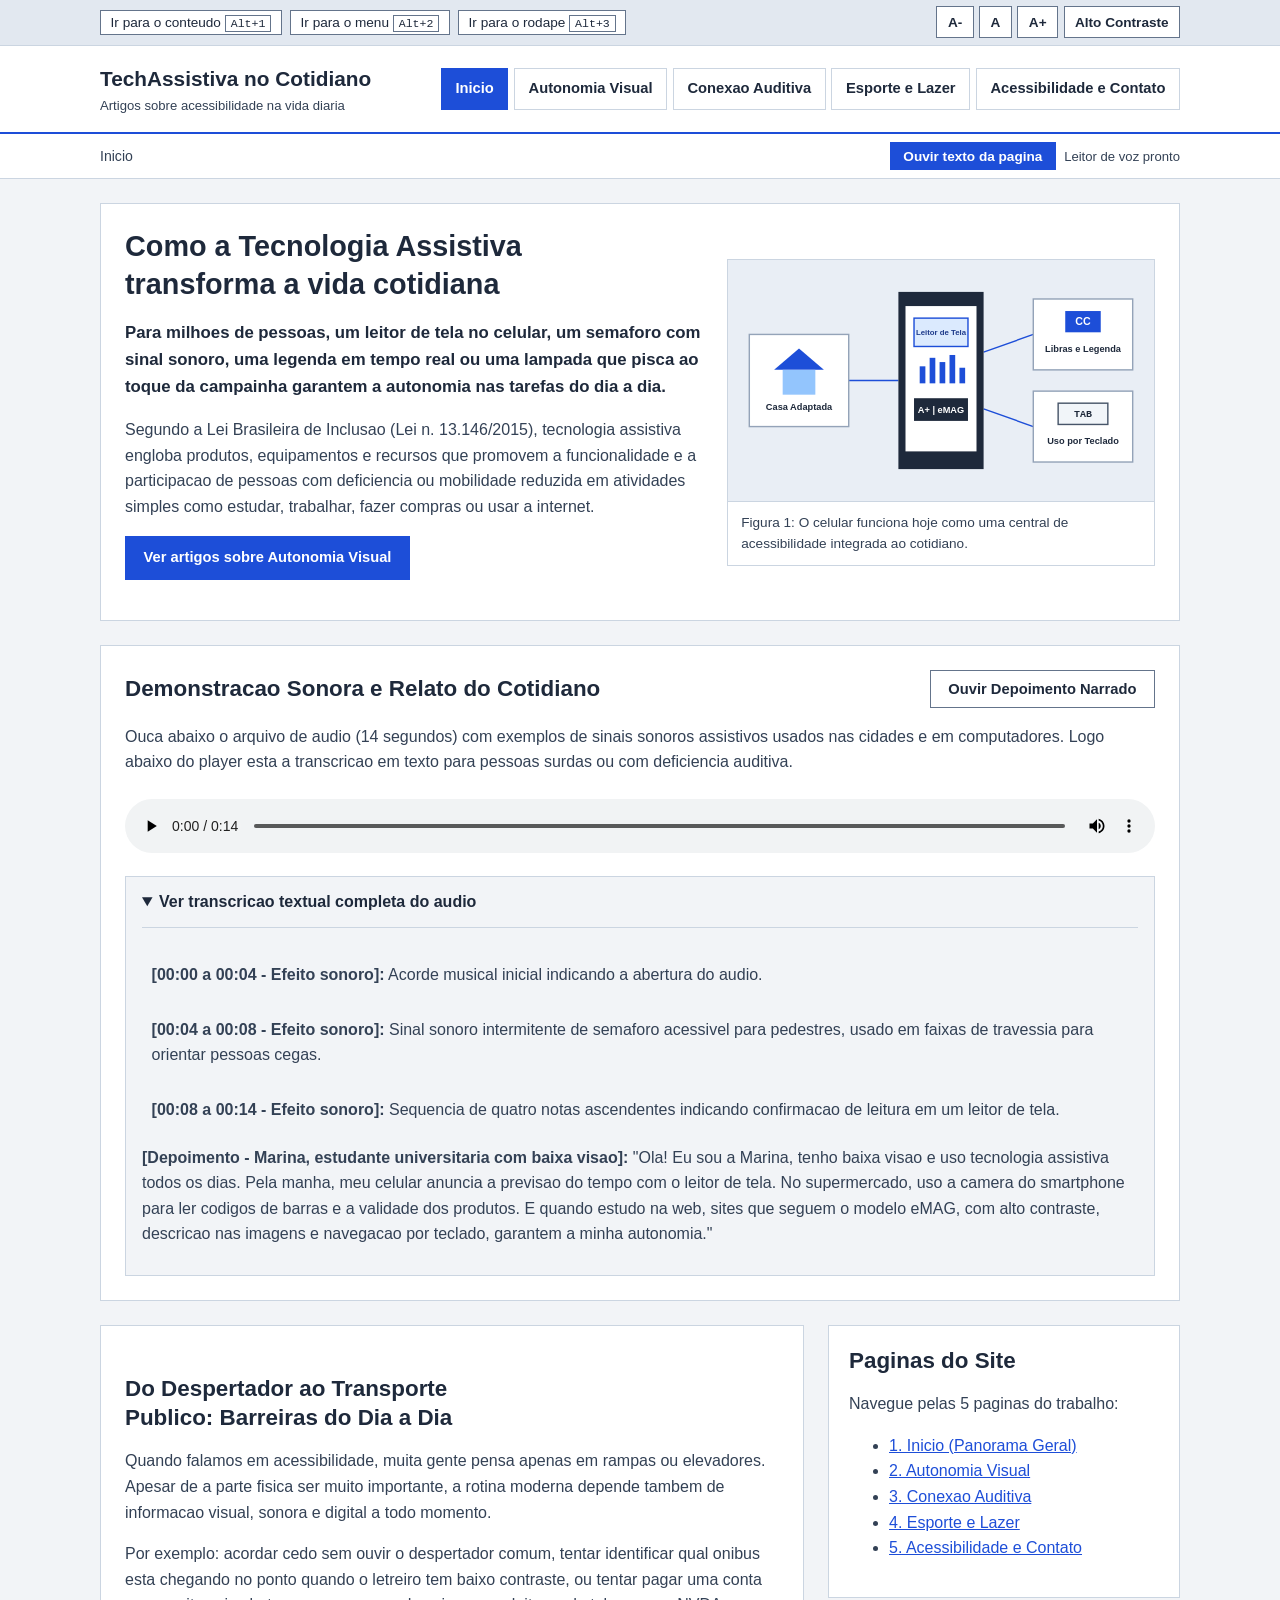
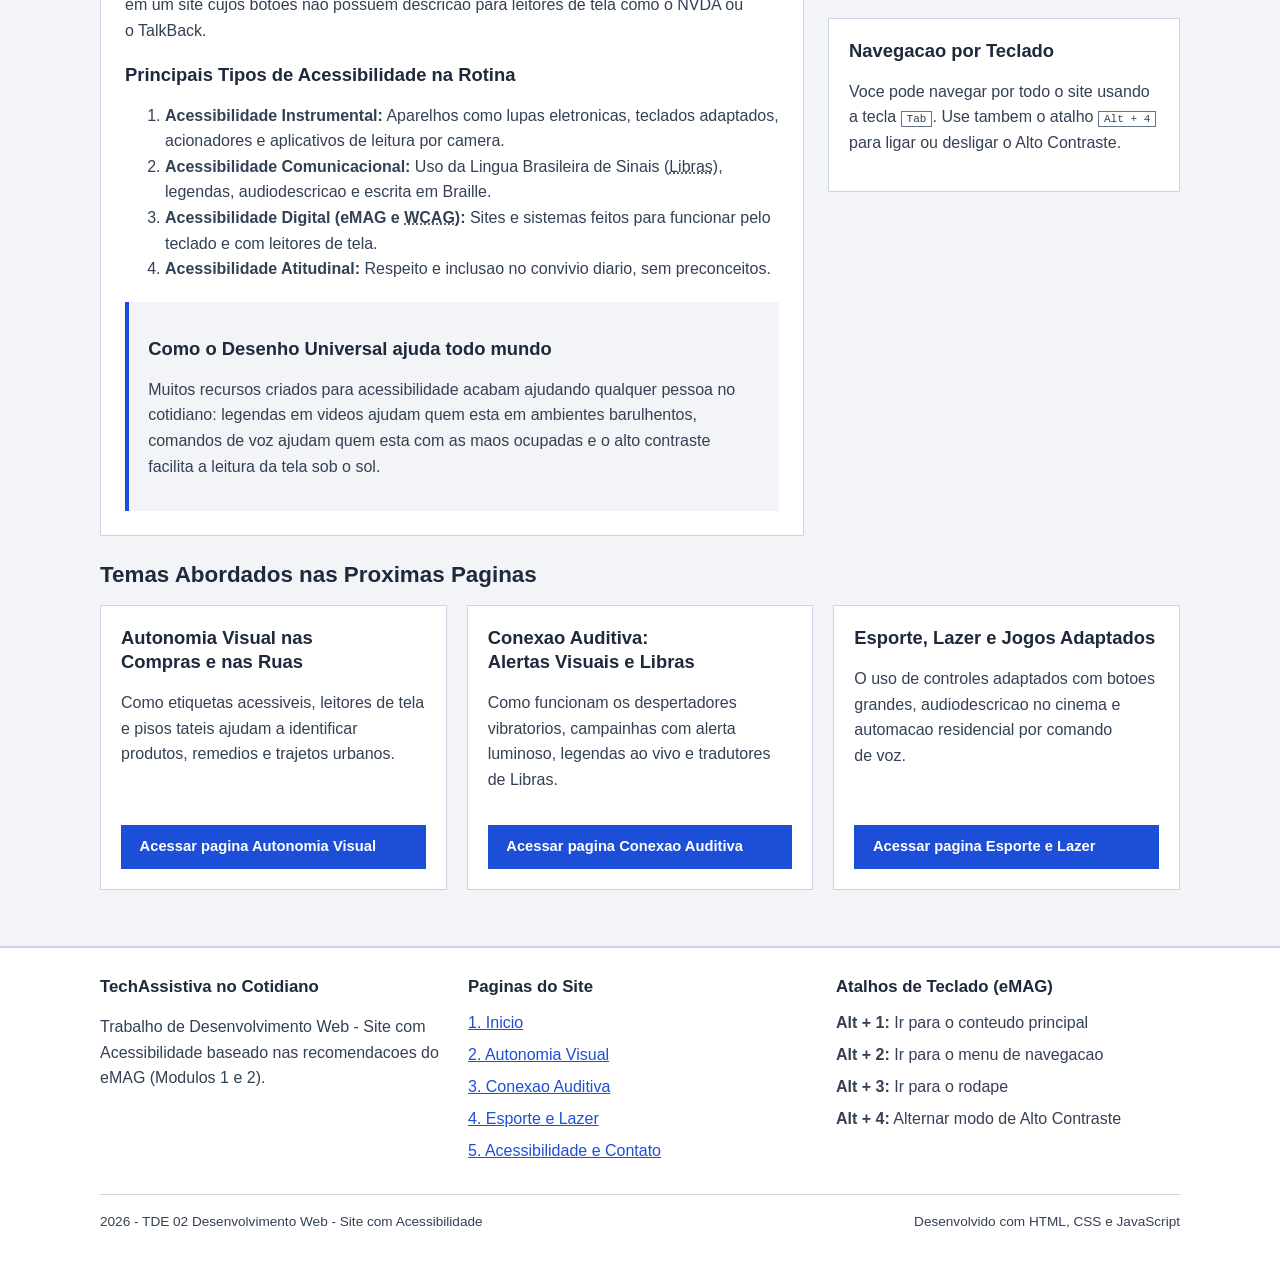
<file: index.html>
<!DOCTYPE html>
<html lang="pt-BR">
<head>
  <meta charset="UTF-8">
  <meta name="viewport" content="width=device-width, initial-scale=1.0">
  <meta name="color-scheme" content="light dark">
  <meta name="description" content="Site sobre tecnologia assistiva e acessibilidade na vida cotidiana.">
  <title>Inicio - TechAssistiva no Cotidiano</title>
  <link rel="stylesheet" href="css/geral.css">
  <link rel="stylesheet" href="css/index.css">
</head>
<body>
  <header>
    <div class="barra-topo">
      <div class="container barra-topo-conteudo">
        <nav aria-label="Atalhos de salto">
          <ul class="links-salto">
            <li><a href="#titulo-principal" accesskey="1">Ir para o conteudo <kbd>Alt+1</kbd></a></li>
            <li><a href="#link-menu-inicio" accesskey="2">Ir para o menu <kbd>Alt+2</kbd></a></li>
            <li><a href="#rodape-titulo" accesskey="3">Ir para o rodape <kbd>Alt+3</kbd></a></li>
          </ul>
        </nav>

        <div class="ferramentas-acessibilidade" role="group" aria-label="Ferramentas de visualizacao e contraste">
          <button type="button" id="botao-diminuir-fonte" class="botao-acessibilidade" aria-label="Diminuir tamanho da fonte">A-</button>
          <button type="button" id="botao-resetar-fonte" class="botao-acessibilidade" aria-label="Tamanho original da fonte">A</button>
          <button type="button" id="botao-aumentar-fonte" class="botao-acessibilidade" aria-label="Aumentar tamanho da fonte">A+</button>
          <button type="button" id="botao-contraste" class="botao-acessibilidade" aria-pressed="false" accesskey="4">
            Alto Contraste <span class="oculto-visualmente">(Atalho Alt+4)</span>
          </button>
        </div>
      </div>
    </div>

    <div class="cabecalho-site">
      <div class="container cabecalho-conteudo">
        <a href="index.html" class="link-marca">
          <span class="texto-marca">
            <span class="titulo-marca">TechAssistiva no Cotidiano</span>
            <span class="subtitulo-marca">Artigos sobre acessibilidade na vida diaria</span>
          </span>
        </a>

        <nav class="navegacao-principal" aria-label="Principal">
          <ul>
            <li><a href="index.html" id="link-menu-inicio" aria-current="page">Inicio</a></li>
            <li><a href="visao.html">Autonomia Visual</a></li>
            <li><a href="audicao.html">Conexao Auditiva</a></li>
            <li><a href="esporte-lazer.html">Esporte e Lazer</a></li>
            <li><a href="acessibilidade-contato.html">Acessibilidade e Contato</a></li>
          </ul>
        </nav>
      </div>
    </div>

    <div class="barra-secundaria">
      <div class="container barra-secundaria-conteudo">
        <nav class="trilha-navegacao" aria-label="Trilha de localizacao">
          <ol>
            <li><span aria-current="page">Inicio</span></li>
          </ol>
        </nav>

        <div class="barra-leitor">
          <button type="button" id="botao-ouvir-pagina" class="botao-leitor" aria-pressed="false">
            Ouvir texto da pagina
          </button>
          <button type="button" id="botao-parar-leitura" class="botao-leitor botao-leitor-parar" hidden>
            Parar leitura
          </button>
          <span id="status-leitura" class="status-leitor" aria-live="polite">Leitor de voz pronto</span>
        </div>
      </div>
    </div>
  </header>

  <main id="conteudo-principal" class="container">
    <div id="artigo-leitura">
      <section class="banner-principal" aria-labelledby="titulo-principal">
        <div>
          <h1 id="titulo-principal" tabindex="-1">Como a Tecnologia Assistiva transforma a vida cotidiana</h1>
          <p class="texto-destaque">
            Para milhoes de pessoas, um leitor de tela no celular, um semaforo com sinal sonoro, uma legenda em tempo real ou uma lampada que pisca ao toque da campainha garantem a autonomia nas tarefas do dia a dia.
          </p>
          <p>
            Segundo a Lei Brasileira de Inclusao (Lei n. 13.146/2015), tecnologia assistiva engloba produtos, equipamentos e recursos que promovem a funcionalidade e a participacao de pessoas com deficiencia ou mobilidade reduzida em atividades simples como estudar, trabalhar, fazer compras ou usar a internet.
          </p>
          <p>
            <a href="visao.html" class="botao">Ver artigos sobre Autonomia Visual</a>
          </p>
        </div>

        <figure>
          <img
            src="assets/img/inicio-tech-cotidiano.svg"
            width="600"
            height="340"
            alt="Diagrama mostrando um celular com leitor de tela conectado a tres blocos: Casa Adaptada, Libras e Legenda, e Uso por Teclado."
          >
          <figcaption>
            Figura 1: O celular funciona hoje como uma central de acessibilidade integrada ao cotidiano.
          </figcaption>
        </figure>
      </section>

      <section class="caixa-audio" aria-labelledby="titulo-podcast">
        <div class="cabecalho-audio">
          <h2 id="titulo-podcast">Demonstracao Sonora e Relato do Cotidiano</h2>
          <button type="button" id="botao-ler-depoimento" class="botao botao-secundario" aria-pressed="false">
            Ouvir Depoimento Narrado
          </button>
        </div>

        <p>
          Ouca abaixo o arquivo de audio (14 segundos) com exemplos de sinais sonoros assistivos usados nas cidades e em computadores. Logo abaixo do player esta a transcricao em texto para pessoas surdas ou com deficiencia auditiva.
        </p>

        <audio
          controls
          preload="metadata"
          src="assets/audio/relato-cotidiano-acessivel.wav"
          aria-label="Demonstracao de sinais sonoros assistivos do cotidiano"
          aria-details="transcricao-audio"
        >
          Seu navegador nao suporta o elemento de audio HTML5. Veja a transcricao abaixo.
        </audio>

        <details id="transcricao-audio" open>
          <summary>Ver transcricao textual completa do audio</summary>
          <div class="conteudo-transcricao">
            <p class="trecho-transcricao" data-inicio="0" data-fim="4"><strong>[00:00 a 00:04 - Efeito sonoro]:</strong> Acorde musical inicial indicando a abertura do audio.</p>
            <p class="trecho-transcricao" data-inicio="4" data-fim="8.5"><strong>[00:04 a 00:08 - Efeito sonoro]:</strong> Sinal sonoro intermitente de semaforo acessivel para pedestres, usado em faixas de travessia para orientar pessoas cegas.</p>
            <p class="trecho-transcricao" data-inicio="8.5" data-fim="14.5"><strong>[00:08 a 00:14 - Efeito sonoro]:</strong> Sequencia de quatro notas ascendentes indicando confirmacao de leitura em um leitor de tela.</p>
            <p id="texto-depoimento">
              <strong>[Depoimento - Marina, estudante universitaria com baixa visao]:</strong>
              "Ola! Eu sou a Marina, tenho baixa visao e uso tecnologia assistiva todos os dias. Pela manha, meu celular anuncia a previsao do tempo com o leitor de tela. No supermercado, uso a camera do smartphone para ler codigos de barras e a validade dos produtos. E quando estudo na web, sites que seguem o modelo eMAG, com alto contraste, descricao nas imagens e navegacao por teclado, garantem a minha autonomia."
            </p>
          </div>
        </details>
      </section>

      <div class="grade-conteudo">
        <article class="corpo-artigo" aria-labelledby="artigo-capa-titulo">
          <h2 id="artigo-capa-titulo">Do Despertador ao Transporte Publico: Barreiras do Dia a Dia</h2>
          <p>
            Quando falamos em acessibilidade, muita gente pensa apenas em rampas ou elevadores. Apesar de a parte fisica ser muito importante, a rotina moderna depende tambem de informacao visual, sonora e digital a todo momento.
          </p>
          <p>
            Por exemplo: acordar cedo sem ouvir o despertador comum, tentar identificar qual onibus esta chegando no ponto quando o letreiro tem baixo contraste, ou tentar pagar uma conta em um site cujos botoes nao possuem descricao para leitores de tela como o NVDA ou o TalkBack.
          </p>

          <h3>Principais Tipos de Acessibilidade na Rotina</h3>
          <ol>
            <li>
              <strong>Acessibilidade Instrumental:</strong> Aparelhos como lupas eletronicas, teclados adaptados, acionadores e aplicativos de leitura por camera.
            </li>
            <li>
              <strong>Acessibilidade Comunicacional:</strong> Uso da Lingua Brasileira de Sinais (<abbr title="Lingua Brasileira de Sinais">Libras</abbr>), legendas, audiodescricao e escrita em Braille.
            </li>
            <li>
              <strong>Acessibilidade Digital (eMAG e <abbr title="Web Content Accessibility Guidelines">WCAG</abbr>):</strong> Sites e sistemas feitos para funcionar pelo teclado e com leitores de tela.
            </li>
            <li>
              <strong>Acessibilidade Atitudinal:</strong> Respeito e inclusao no convivio diario, sem preconceitos.
            </li>
          </ol>

          <div class="caixa-destaque">
            <h3>Como o Desenho Universal ajuda todo mundo</h3>
            <p>
              Muitos recursos criados para acessibilidade acabam ajudando qualquer pessoa no cotidiano: legendas em videos ajudam quem esta em ambientes barulhentos, comandos de voz ajudam quem esta com as maos ocupadas e o alto contraste facilita a leitura da tela sob o sol.
            </p>
          </div>
        </article>

        <aside aria-labelledby="lateral-destaques">
          <div class="caixa-lateral">
            <h2 id="lateral-destaques">Paginas do Site</h2>
            <p>Navegue pelas 5 paginas do trabalho:</p>
            <ul>
              <li><a href="index.html">1. Inicio (Panorama Geral)</a></li>
              <li><a href="visao.html">2. Autonomia Visual</a></li>
              <li><a href="audicao.html">3. Conexao Auditiva</a></li>
              <li><a href="esporte-lazer.html">4. Esporte e Lazer</a></li>
              <li><a href="acessibilidade-contato.html">5. Acessibilidade e Contato</a></li>
            </ul>
          </div>

          <div class="caixa-lateral">
            <h3>Navegacao por Teclado</h3>
            <p>
              Voce pode navegar por todo o site usando a tecla <kbd>Tab</kbd>. Use tambem o atalho <kbd>Alt + 4</kbd> para ligar ou desligar o Alto Contraste.
            </p>
          </div>
        </aside>
      </div>

      <section aria-labelledby="explorar-secoes">
        <h2 id="explorar-secoes">Temas Abordados nas Proximas Paginas</h2>
        <ul class="grade-cartoes" role="list">
          <li class="cartao">
            <div>
              <h3>Autonomia Visual nas Compras e nas Ruas</h3>
              <p>Como etiquetas acessiveis, leitores de tela e pisos tateis ajudam a identificar produtos, remedios e trajetos urbanos.</p>
            </div>
            <a href="visao.html" class="botao">Acessar pagina Autonomia Visual</a>
          </li>

          <li class="cartao">
            <div>
              <h3>Conexao Auditiva: Alertas Visuais e Libras</h3>
              <p>Como funcionam os despertadores vibratorios, campainhas com alerta luminoso, legendas ao vivo e tradutores de Libras.</p>
            </div>
            <a href="audicao.html" class="botao">Acessar pagina Conexao Auditiva</a>
          </li>

          <li class="cartao">
            <div>
              <h3>Esporte, Lazer e Jogos Adaptados</h3>
              <p>O uso de controles adaptados com botoes grandes, audiodescricao no cinema e automacao residencial por comando de voz.</p>
            </div>
            <a href="esporte-lazer.html" class="botao">Acessar pagina Esporte e Lazer</a>
          </li>
        </ul>
      </section>
    </div>
  </main>

  <footer class="rodape-site">
    <div class="container">
      <div class="grade-rodape">
        <div>
          <h2 id="rodape-titulo" tabindex="-1">TechAssistiva no Cotidiano</h2>
          <p>
            Trabalho de Desenvolvimento Web - Site com Acessibilidade baseado nas recomendacoes do eMAG (Modulos 1 e 2).
          </p>
        </div>

        <nav aria-label="Mapa do site no rodape">
          <h2>Paginas do Site</h2>
          <ul>
            <li><a href="index.html" aria-current="page">1. Inicio</a></li>
            <li><a href="visao.html">2. Autonomia Visual</a></li>
            <li><a href="audicao.html">3. Conexao Auditiva</a></li>
            <li><a href="esporte-lazer.html">4. Esporte e Lazer</a></li>
            <li><a href="acessibilidade-contato.html">5. Acessibilidade e Contato</a></li>
          </ul>
        </nav>

        <div>
          <h2>Atalhos de Teclado (eMAG)</h2>
          <ul>
            <li><strong>Alt + 1:</strong> Ir para o conteudo principal</li>
            <li><strong>Alt + 2:</strong> Ir para o menu de navegacao</li>
            <li><strong>Alt + 3:</strong> Ir para o rodape</li>
            <li><strong>Alt + 4:</strong> Alternar modo de Alto Contraste</li>
          </ul>
        </div>
      </div>

      <div class="rodape-inferior">
        <span>2026 - TDE 02 Desenvolvimento Web - Site com Acessibilidade</span>
        <span>Desenvolvido com HTML, CSS e JavaScript</span>
      </div>
    </div>
  </footer>

  <div vw class="enabled">
    <div vw-access-button class="active"></div>
    <div vw-plugin-wrapper>
      <div class="vw-plugin-top-wrapper"></div>
    </div>
  </div>
  <script src="https://vlibras.gov.br/app/vlibras-plugin.js"></script>
  <script>
    new window.VLibras.Widget('https://vlibras.gov.br/app');
  </script>
  <script src="js/geral.js" defer></script>
  <script src="js/index.js" defer></script>
</body>
</html>
</file>
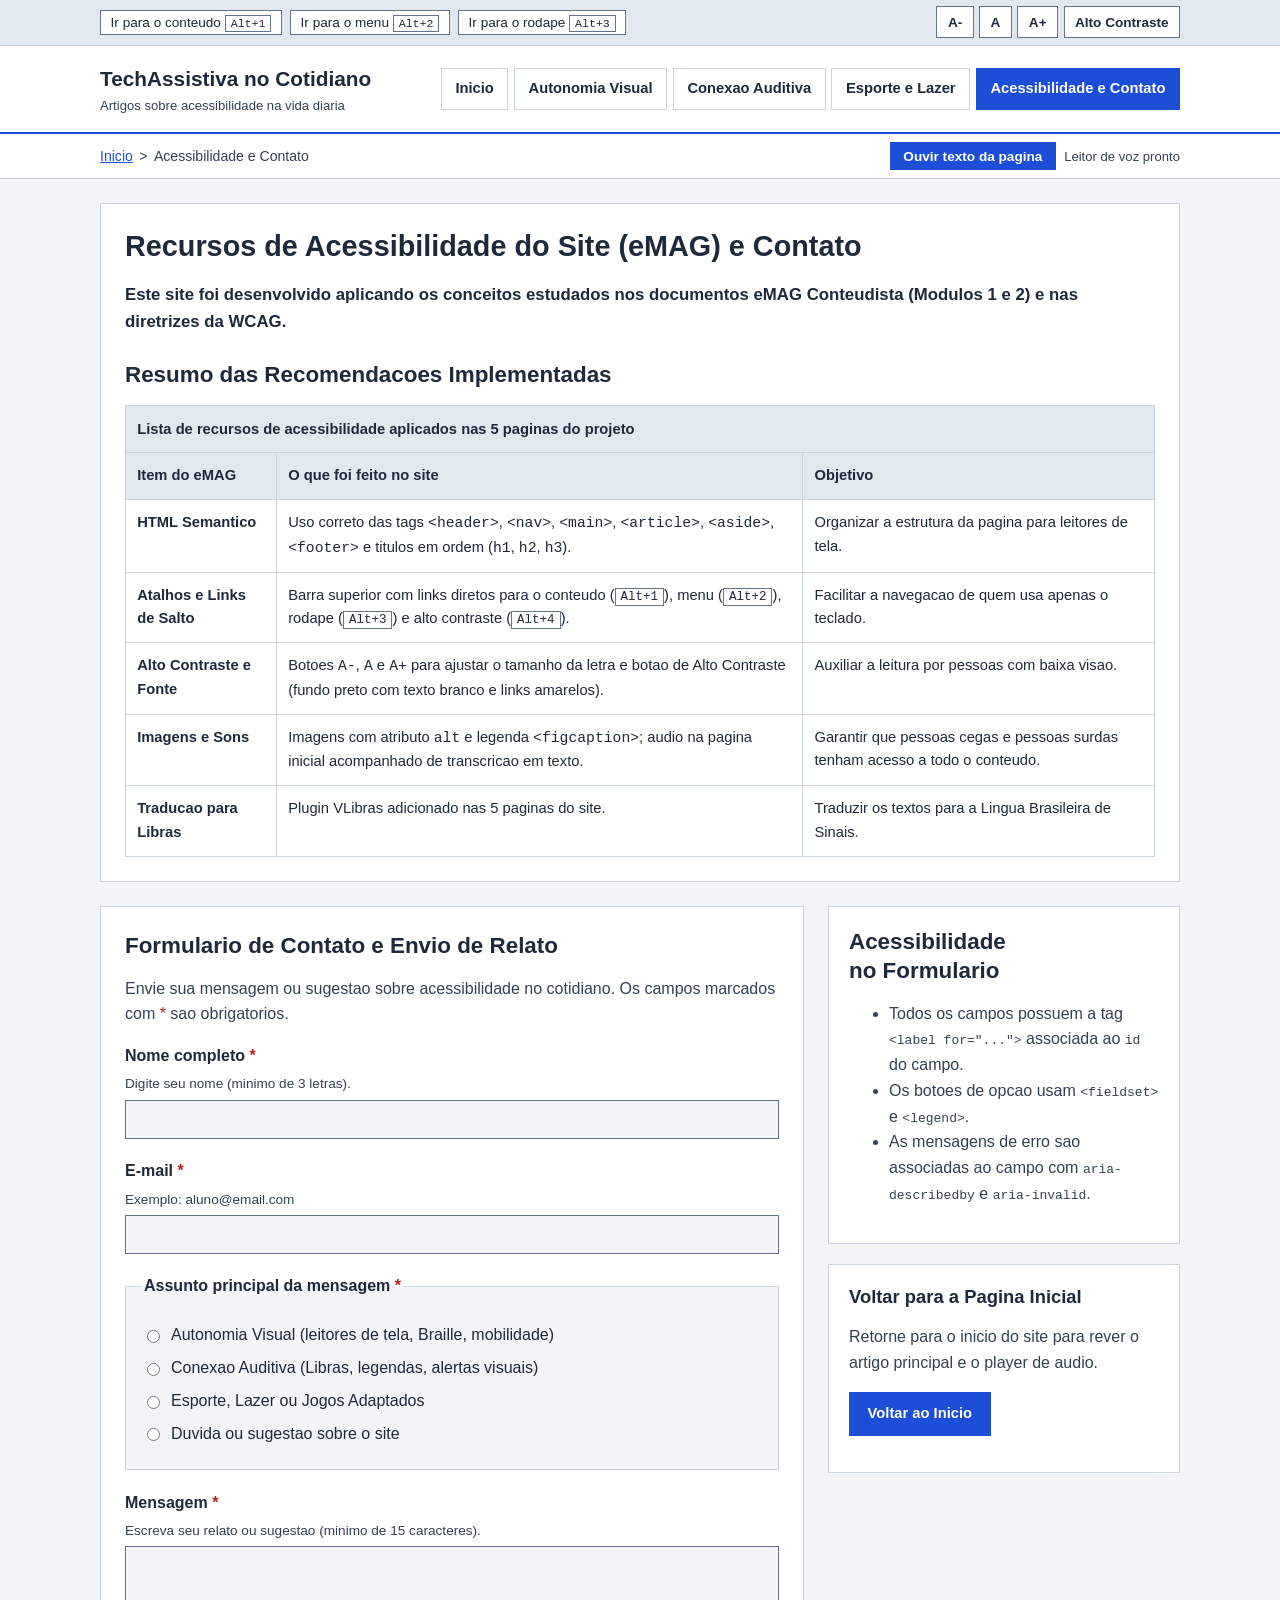
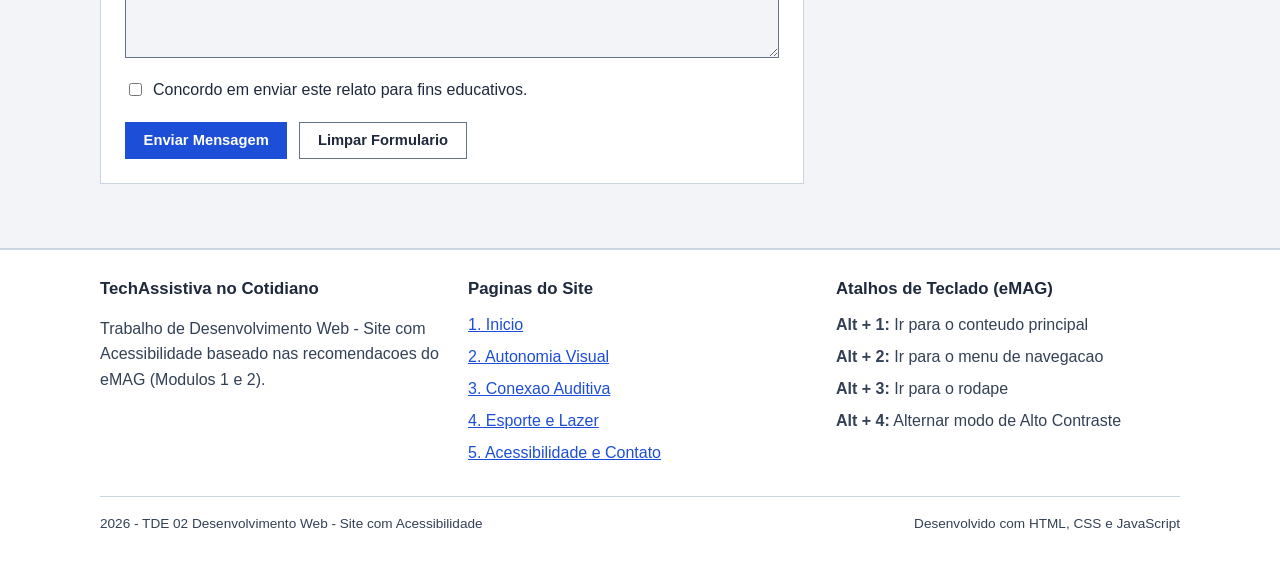
<file: acessibilidade-contato.html>
<!DOCTYPE html>
<html lang="pt-BR">
<head>
  <meta charset="UTF-8">
  <meta name="viewport" content="width=device-width, initial-scale=1.0">
  <meta name="color-scheme" content="light dark">
  <meta name="description" content="Declaracao de acessibilidade segundo o modelo eMAG e formulario de contato acessivel.">
  <title>Acessibilidade e Contato - TechAssistiva no Cotidiano</title>
  <link rel="stylesheet" href="css/geral.css">
  <link rel="stylesheet" href="css/acessibilidade-contato.css">
</head>
<body>
  <header>
    <div class="barra-topo">
      <div class="container barra-topo-conteudo">
        <nav aria-label="Atalhos de salto">
          <ul class="links-salto">
            <li><a href="#titulo-principal" accesskey="1">Ir para o conteudo <kbd>Alt+1</kbd></a></li>
            <li><a href="#link-menu-inicio" accesskey="2">Ir para o menu <kbd>Alt+2</kbd></a></li>
            <li><a href="#rodape-titulo" accesskey="3">Ir para o rodape <kbd>Alt+3</kbd></a></li>
          </ul>
        </nav>

        <div class="ferramentas-acessibilidade" role="group" aria-label="Ferramentas de visualizacao e contraste">
          <button type="button" id="botao-diminuir-fonte" class="botao-acessibilidade" aria-label="Diminuir tamanho da fonte">A-</button>
          <button type="button" id="botao-resetar-fonte" class="botao-acessibilidade" aria-label="Tamanho original da fonte">A</button>
          <button type="button" id="botao-aumentar-fonte" class="botao-acessibilidade" aria-label="Aumentar tamanho da fonte">A+</button>
          <button type="button" id="botao-contraste" class="botao-acessibilidade" aria-pressed="false" accesskey="4">
            Alto Contraste <span class="oculto-visualmente">(Atalho Alt+4)</span>
          </button>
        </div>
      </div>
    </div>

    <div class="cabecalho-site">
      <div class="container cabecalho-conteudo">
        <a href="index.html" class="link-marca">
          <span class="texto-marca">
            <span class="titulo-marca">TechAssistiva no Cotidiano</span>
            <span class="subtitulo-marca">Artigos sobre acessibilidade na vida diaria</span>
          </span>
        </a>

        <nav class="navegacao-principal" aria-label="Principal">
          <ul>
            <li><a href="index.html" id="link-menu-inicio">Inicio</a></li>
            <li><a href="visao.html">Autonomia Visual</a></li>
            <li><a href="audicao.html">Conexao Auditiva</a></li>
            <li><a href="esporte-lazer.html">Esporte e Lazer</a></li>
            <li><a href="acessibilidade-contato.html" aria-current="page">Acessibilidade e Contato</a></li>
          </ul>
        </nav>
      </div>
    </div>

    <div class="barra-secundaria">
      <div class="container barra-secundaria-conteudo">
        <nav class="trilha-navegacao" aria-label="Trilha de localizacao">
          <ol>
            <li><a href="index.html">Inicio</a></li>
            <li><span aria-current="page">Acessibilidade e Contato</span></li>
          </ol>
        </nav>

        <div class="barra-leitor">
          <button type="button" id="botao-ouvir-pagina" class="botao-leitor" aria-pressed="false">
            Ouvir texto da pagina
          </button>
          <button type="button" id="botao-parar-leitura" class="botao-leitor botao-leitor-parar" hidden>
            Parar leitura
          </button>
          <span id="status-leitura" class="status-leitor" aria-live="polite">Leitor de voz pronto</span>
        </div>
      </div>
    </div>
  </header>

  <main id="conteudo-principal" class="container">
    <div id="artigo-leitura">
      <section class="corpo-artigo secao-espacada" aria-labelledby="titulo-principal">
        <h1 id="titulo-principal" tabindex="-1">Recursos de Acessibilidade do Site (eMAG) e Contato</h1>
        <p class="texto-destaque">
          Este site foi desenvolvido aplicando os conceitos estudados nos documentos eMAG Conteudista (Modulos 1 e 2) e nas diretrizes da WCAG.
        </p>

        <h2>Resumo das Recomendacoes Implementadas</h2>
        <div class="area-tabela">
          <table>
            <caption>Lista de recursos de acessibilidade aplicados nas 5 paginas do projeto</caption>
            <thead>
              <tr>
                <th scope="col">Item do eMAG</th>
                <th scope="col">O que foi feito no site</th>
                <th scope="col">Objetivo</th>
              </tr>
            </thead>
            <tbody>
              <tr>
                <th scope="row">HTML Semantico</th>
                <td>Uso correto das tags <code>&lt;header&gt;</code>, <code>&lt;nav&gt;</code>, <code>&lt;main&gt;</code>, <code>&lt;article&gt;</code>, <code>&lt;aside&gt;</code>, <code>&lt;footer&gt;</code> e titulos em ordem (<code>h1</code>, <code>h2</code>, <code>h3</code>).</td>
                <td>Organizar a estrutura da pagina para leitores de tela.</td>
              </tr>
              <tr>
                <th scope="row">Atalhos e Links de Salto</th>
                <td>Barra superior com links diretos para o conteudo (<kbd>Alt+1</kbd>), menu (<kbd>Alt+2</kbd>), rodape (<kbd>Alt+3</kbd>) e alto contraste (<kbd>Alt+4</kbd>).</td>
                <td>Facilitar a navegacao de quem usa apenas o teclado.</td>
              </tr>
              <tr>
                <th scope="row">Alto Contraste e Fonte</th>
                <td>Botoes <code>A-</code>, <code>A</code> e <code>A+</code> para ajustar o tamanho da letra e botao de Alto Contraste (fundo preto com texto branco e links amarelos).</td>
                <td>Auxiliar a leitura por pessoas com baixa visao.</td>
              </tr>
              <tr>
                <th scope="row">Imagens e Sons</th>
                <td>Imagens com atributo <code>alt</code> e legenda <code>&lt;figcaption&gt;</code>; audio na pagina inicial acompanhado de transcricao em texto.</td>
                <td>Garantir que pessoas cegas e pessoas surdas tenham acesso a todo o conteudo.</td>
              </tr>
              <tr>
                <th scope="row">Traducao para Libras</th>
                <td>Plugin VLibras adicionado nas 5 paginas do site.</td>
                <td>Traduzir os textos para a Lingua Brasileira de Sinais.</td>
              </tr>
            </tbody>
          </table>
        </div>
      </section>

      <div class="grade-conteudo">
        <section class="cartao-formulario" aria-labelledby="form-titulo">
          <h2 id="form-titulo">Formulario de Contato e Envio de Relato</h2>
          <p>
            Envie sua mensagem ou sugestao sobre acessibilidade no cotidiano. Os campos marcados com <span class="obrigatorio">*</span> sao obrigatorios.
          </p>

          <form id="form-contato" action="#form-contato" method="post">
            <div class="campo">
              <label for="nome">
                Nome completo <span class="obrigatorio" aria-hidden="true">*</span>
              </label>
              <span id="nome-dica" class="dica-campo">Digite seu nome (minimo de 3 letras).</span>
              <input
                type="text"
                id="nome"
                name="nome"
                autocomplete="name"
                required
                minlength="3"
                aria-describedby="nome-dica"
                data-erro="nome-erro"
              >
              <span id="nome-erro" class="mensagem-erro">
                Erro: Por favor, informe seu nome completo (minimo de 3 caracteres).
              </span>
            </div>

            <div class="campo">
              <label for="email">
                E-mail <span class="obrigatorio" aria-hidden="true">*</span>
              </label>
              <span id="email-dica" class="dica-campo">Exemplo: aluno@email.com</span>
              <input
                type="email"
                id="email"
                name="email"
                autocomplete="email"
                autocorrect="off"
                autocapitalize="none"
                spellcheck="false"
                required
                aria-describedby="email-dica"
                data-erro="email-erro"
              >
              <span id="email-erro" class="mensagem-erro">
                Erro: Por favor, digite um endereco de e-mail valido.
              </span>
            </div>

            <fieldset>
              <legend>
                Assunto principal da mensagem <span class="obrigatorio" aria-hidden="true">*</span>
              </legend>

              <div class="opcao-radio">
                <input type="radio" id="tema-visao" name="tema" value="autonomia-visual" required>
                <label for="tema-visao">Autonomia Visual (leitores de tela, Braille, mobilidade)</label>
              </div>

              <div class="opcao-radio">
                <input type="radio" id="tema-audicao" name="tema" value="conexao-auditiva">
                <label for="tema-audicao">Conexao Auditiva (Libras, legendas, alertas visuais)</label>
              </div>

              <div class="opcao-radio">
                <input type="radio" id="tema-lazer" name="tema" value="esporte-lazer">
                <label for="tema-lazer">Esporte, Lazer ou Jogos Adaptados</label>
              </div>

              <div class="opcao-radio">
                <input type="radio" id="tema-web" name="tema" value="acessibilidade-web">
                <label for="tema-web">Duvida ou sugestao sobre o site</label>
              </div>
            </fieldset>

            <div class="campo">
              <label for="mensagem">
                Mensagem <span class="obrigatorio" aria-hidden="true">*</span>
              </label>
              <span id="mensagem-dica" class="dica-campo">Escreva seu relato ou sugestao (minimo de 15 caracteres).</span>
              <textarea
                id="mensagem"
                name="mensagem"
                rows="5"
                required
                minlength="15"
                aria-describedby="mensagem-dica"
                data-erro="mensagem-erro"
              ></textarea>
              <span id="mensagem-erro" class="mensagem-erro">
                Erro: Escreva uma mensagem com pelo menos 15 caracteres.
              </span>
            </div>

            <div class="opcao-checkbox">
              <input type="checkbox" id="autorizacao" name="autorizacao" value="sim">
              <label for="autorizacao">Concordo em enviar este relato para fins educativos.</label>
            </div>

            <div class="acoes-formulario">
              <button type="submit" class="botao">Enviar Mensagem</button>
              <button type="reset" class="botao botao-secundario">Limpar Formulario</button>
            </div>

            <div id="retorno-envio" class="retorno-formulario" role="status" tabindex="-1"></div>
          </form>
        </section>

        <aside aria-labelledby="lateral-formulario">
          <div class="caixa-lateral">
            <h2 id="lateral-formulario">Acessibilidade no Formulario</h2>
            <ul>
              <li>Todos os campos possuem a tag <code>&lt;label for="..."&gt;</code> associada ao <code>id</code> do campo.</li>
              <li>Os botoes de opcao usam <code>&lt;fieldset&gt;</code> e <code>&lt;legend&gt;</code>.</li>
              <li>As mensagens de erro sao associadas ao campo com <code>aria-describedby</code> e <code>aria-invalid</code>.</li>
            </ul>
          </div>

          <div class="caixa-lateral">
            <h3>Voltar para a Pagina Inicial</h3>
            <p>Retorne para o inicio do site para rever o artigo principal e o player de audio.</p>
            <p><a href="index.html" class="botao">Voltar ao Inicio</a></p>
          </div>
        </aside>
      </div>
    </div>
  </main>

  <footer class="rodape-site">
    <div class="container">
      <div class="grade-rodape">
        <div>
          <h2 id="rodape-titulo" tabindex="-1">TechAssistiva no Cotidiano</h2>
          <p>
            Trabalho de Desenvolvimento Web - Site com Acessibilidade baseado nas recomendacoes do eMAG (Modulos 1 e 2).
          </p>
        </div>

        <nav aria-label="Mapa do site no rodape">
          <h2>Paginas do Site</h2>
          <ul>
            <li><a href="index.html">1. Inicio</a></li>
            <li><a href="visao.html">2. Autonomia Visual</a></li>
            <li><a href="audicao.html">3. Conexao Auditiva</a></li>
            <li><a href="esporte-lazer.html">4. Esporte e Lazer</a></li>
            <li><a href="acessibilidade-contato.html" aria-current="page">5. Acessibilidade e Contato</a></li>
          </ul>
        </nav>

        <div>
          <h2>Atalhos de Teclado (eMAG)</h2>
          <ul>
            <li><strong>Alt + 1:</strong> Ir para o conteudo principal</li>
            <li><strong>Alt + 2:</strong> Ir para o menu de navegacao</li>
            <li><strong>Alt + 3:</strong> Ir para o rodape</li>
            <li><strong>Alt + 4:</strong> Alternar modo de Alto Contraste</li>
          </ul>
        </div>
      </div>

      <div class="rodape-inferior">
        <span>2026 - TDE 02 Desenvolvimento Web - Site com Acessibilidade</span>
        <span>Desenvolvido com HTML, CSS e JavaScript</span>
      </div>
    </div>
  </footer>

  <div vw class="enabled">
    <div vw-access-button class="active"></div>
    <div vw-plugin-wrapper>
      <div class="vw-plugin-top-wrapper"></div>
    </div>
  </div>
  <script src="https://vlibras.gov.br/app/vlibras-plugin.js"></script>
  <script>
    new window.VLibras.Widget('https://vlibras.gov.br/app');
  </script>
  <script src="js/geral.js" defer></script>
  <script src="js/acessibilidade-contato.js" defer></script>
</body>
</html>
</file>
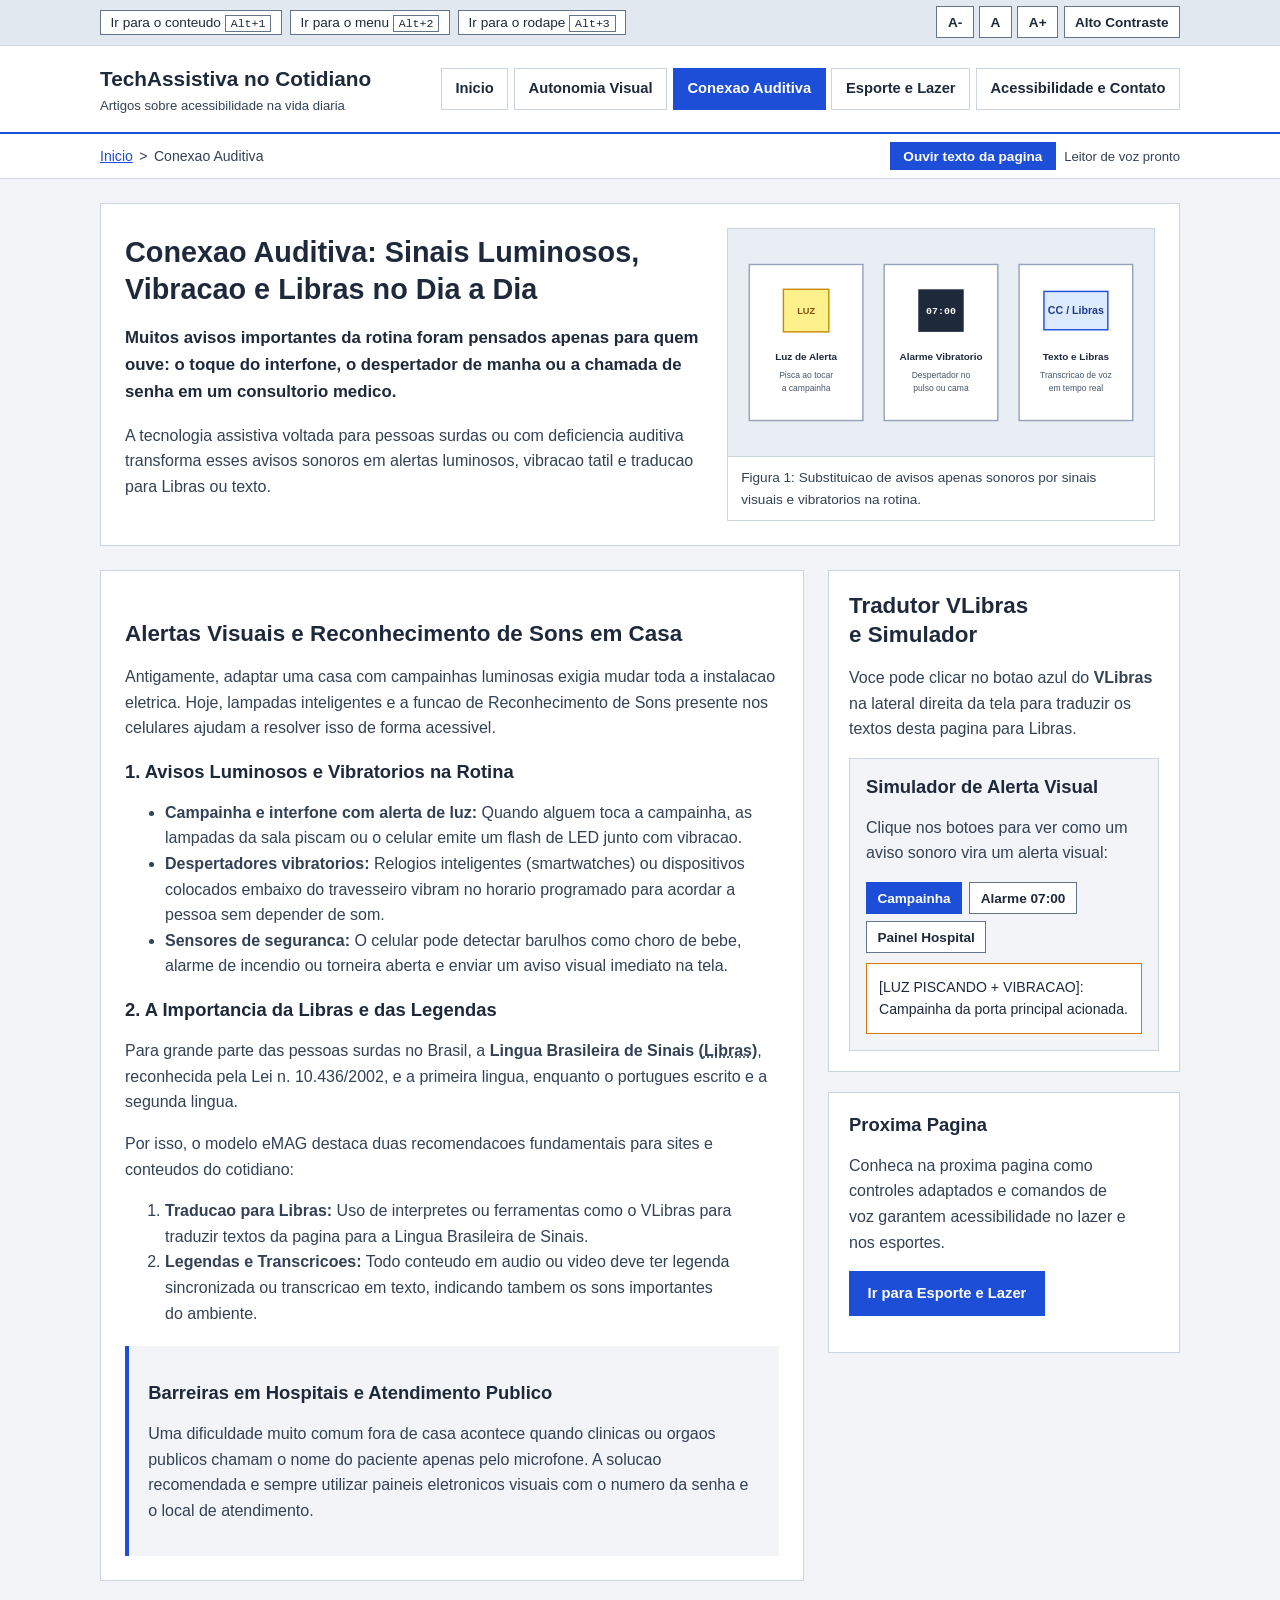
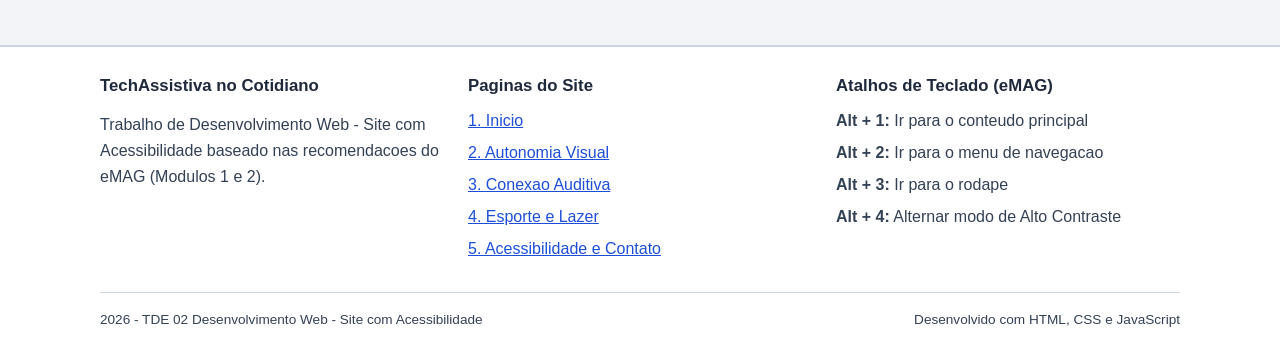
<file: audicao.html>
<!DOCTYPE html>
<html lang="pt-BR">
<head>
  <meta charset="UTF-8">
  <meta name="viewport" content="width=device-width, initial-scale=1.0">
  <meta name="color-scheme" content="light dark">
  <meta name="description" content="Artigos sobre acessibilidade auditiva no cotidiano: campainhas luminosas, despertadores vibratorios, legendas e Libras.">
  <title>Conexao Auditiva - TechAssistiva no Cotidiano</title>
  <link rel="stylesheet" href="css/geral.css">
  <link rel="stylesheet" href="css/audicao.css">
</head>
<body>
  <header>
    <div class="barra-topo">
      <div class="container barra-topo-conteudo">
        <nav aria-label="Atalhos de salto">
          <ul class="links-salto">
            <li><a href="#titulo-principal" accesskey="1">Ir para o conteudo <kbd>Alt+1</kbd></a></li>
            <li><a href="#link-menu-inicio" accesskey="2">Ir para o menu <kbd>Alt+2</kbd></a></li>
            <li><a href="#rodape-titulo" accesskey="3">Ir para o rodape <kbd>Alt+3</kbd></a></li>
          </ul>
        </nav>

        <div class="ferramentas-acessibilidade" role="group" aria-label="Ferramentas de visualizacao e contraste">
          <button type="button" id="botao-diminuir-fonte" class="botao-acessibilidade" aria-label="Diminuir tamanho da fonte">A-</button>
          <button type="button" id="botao-resetar-fonte" class="botao-acessibilidade" aria-label="Tamanho original da fonte">A</button>
          <button type="button" id="botao-aumentar-fonte" class="botao-acessibilidade" aria-label="Aumentar tamanho da fonte">A+</button>
          <button type="button" id="botao-contraste" class="botao-acessibilidade" aria-pressed="false" accesskey="4">
            Alto Contraste <span class="oculto-visualmente">(Atalho Alt+4)</span>
          </button>
        </div>
      </div>
    </div>

    <div class="cabecalho-site">
      <div class="container cabecalho-conteudo">
        <a href="index.html" class="link-marca">
          <span class="texto-marca">
            <span class="titulo-marca">TechAssistiva no Cotidiano</span>
            <span class="subtitulo-marca">Artigos sobre acessibilidade na vida diaria</span>
          </span>
        </a>

        <nav class="navegacao-principal" aria-label="Principal">
          <ul>
            <li><a href="index.html" id="link-menu-inicio">Inicio</a></li>
            <li><a href="visao.html">Autonomia Visual</a></li>
            <li><a href="audicao.html" aria-current="page">Conexao Auditiva</a></li>
            <li><a href="esporte-lazer.html">Esporte e Lazer</a></li>
            <li><a href="acessibilidade-contato.html">Acessibilidade e Contato</a></li>
          </ul>
        </nav>
      </div>
    </div>

    <div class="barra-secundaria">
      <div class="container barra-secundaria-conteudo">
        <nav class="trilha-navegacao" aria-label="Trilha de localizacao">
          <ol>
            <li><a href="index.html">Inicio</a></li>
            <li><span aria-current="page">Conexao Auditiva</span></li>
          </ol>
        </nav>

        <div class="barra-leitor">
          <button type="button" id="botao-ouvir-pagina" class="botao-leitor" aria-pressed="false">
            Ouvir texto da pagina
          </button>
          <button type="button" id="botao-parar-leitura" class="botao-leitor botao-leitor-parar" hidden>
            Parar leitura
          </button>
          <span id="status-leitura" class="status-leitor" aria-live="polite">Leitor de voz pronto</span>
        </div>
      </div>
    </div>
  </header>

  <main id="conteudo-principal" class="container">
    <div id="artigo-leitura">
      <section class="banner-principal" aria-labelledby="titulo-principal">
        <div>
          <h1 id="titulo-principal" tabindex="-1">Conexao Auditiva: Sinais Luminosos, Vibracao e Libras no Dia a Dia</h1>
          <p class="texto-destaque">
            Muitos avisos importantes da rotina foram pensados apenas para quem ouve: o toque do interfone, o despertador de manha ou a chamada de senha em um consultorio medico.
          </p>
          <p>
            A tecnologia assistiva voltada para pessoas surdas ou com deficiencia auditiva transforma esses avisos sonoros em alertas luminosos, vibracao tatil e traducao para Libras ou texto.
          </p>
        </div>

        <figure>
          <img
            src="assets/img/conexao-auditiva-casa.svg"
            width="600"
            height="320"
            alt="Diagrama com tres blocos sobre acessibilidade auditiva: Luz de Alerta que pisca ao tocar a campainha, Alarme Vibratorio as 7 horas no pulso, e Texto e Libras com transcricao em tempo real."
          >
          <figcaption>
            Figura 1: Substituicao de avisos apenas sonoros por sinais visuais e vibratorios na rotina.
          </figcaption>
        </figure>
      </section>

      <div class="grade-conteudo">
        <article class="corpo-artigo" aria-labelledby="artigo-auditivo-titulo">
          <h2 id="artigo-auditivo-titulo">Alertas Visuais e Reconhecimento de Sons em Casa</h2>
          <p>
            Antigamente, adaptar uma casa com campainhas luminosas exigia mudar toda a instalacao eletrica. Hoje, lampadas inteligentes e a funcao de Reconhecimento de Sons presente nos celulares ajudam a resolver isso de forma acessivel.
          </p>

          <h3>1. Avisos Luminosos e Vibratorios na Rotina</h3>
          <ul>
            <li><strong>Campainha e interfone com alerta de luz:</strong> Quando alguem toca a campainha, as lampadas da sala piscam ou o celular emite um flash de LED junto com vibracao.</li>
            <li><strong>Despertadores vibratorios:</strong> Relogios inteligentes (smartwatches) ou dispositivos colocados embaixo do travesseiro vibram no horario programado para acordar a pessoa sem depender de som.</li>
            <li><strong>Sensores de seguranca:</strong> O celular pode detectar barulhos como choro de bebe, alarme de incendio ou torneira aberta e enviar um aviso visual imediato na tela.</li>
          </ul>

          <h3>2. A Importancia da Libras e das Legendas</h3>
          <p>
            Para grande parte das pessoas surdas no Brasil, a <strong>Lingua Brasileira de Sinais (<abbr title="Lingua Brasileira de Sinais">Libras</abbr>)</strong>, reconhecida pela Lei n. 10.436/2002, e a primeira lingua, enquanto o portugues escrito e a segunda lingua.
          </p>
          <p>
            Por isso, o modelo eMAG destaca duas recomendacoes fundamentais para sites e conteudos do cotidiano:
          </p>
          <ol>
            <li><strong>Traducao para Libras:</strong> Uso de interpretes ou ferramentas como o VLibras para traduzir textos da pagina para a Lingua Brasileira de Sinais.</li>
            <li><strong>Legendas e Transcricoes:</strong> Todo conteudo em audio ou video deve ter legenda sincronizada ou transcricao em texto, indicando tambem os sons importantes do ambiente.</li>
          </ol>

          <div class="caixa-destaque">
            <h3>Barreiras em Hospitais e Atendimento Publico</h3>
            <p>
              Uma dificuldade muito comum fora de casa acontece quando clinicas ou orgaos publicos chamam o nome do paciente apenas pelo microfone. A solucao recomendada e sempre utilizar paineis eletronicos visuais com o numero da senha e o local de atendimento.
            </p>
          </div>
        </article>

        <aside aria-labelledby="lateral-dica-vlibras">
          <div class="caixa-lateral">
            <h2 id="lateral-dica-vlibras">Tradutor VLibras e Simulador</h2>
            <p>
              Voce pode clicar no botao azul do <strong>VLibras</strong> na lateral direita da tela para traduzir os textos desta pagina para Libras.
            </p>

            <div class="quadro-interativo">
              <h3>Simulador de Alerta Visual</h3>
              <p>Clique nos botoes para ver como um aviso sonoro vira um alerta visual:</p>
              <div class="botoes-alerta" role="group" aria-label="Testar tipos de alertas visuais">
                <button type="button" class="botao-acessibilidade" data-tipo-alerta="campainha" aria-pressed="true">Campainha</button>
                <button type="button" class="botao-acessibilidade" data-tipo-alerta="despertador" aria-pressed="false">Alarme 07:00</button>
                <button type="button" class="botao-acessibilidade" data-tipo-alerta="chamada" aria-pressed="false">Painel Hospital</button>
              </div>
              <div id="caixa-alerta-visual" class="aviso-luminoso piscando" role="status">
                <span id="texto-alerta-visual">[LUZ PISCANDO + VIBRACAO]: Campainha da porta principal acionada.</span>
              </div>
            </div>
          </div>

          <div class="caixa-lateral">
            <h3>Proxima Pagina</h3>
            <p>Conheca na proxima pagina como controles adaptados e comandos de voz garantem acessibilidade no lazer e nos esportes.</p>
            <p><a href="esporte-lazer.html" class="botao">Ir para Esporte e Lazer</a></p>
          </div>
        </aside>
      </div>
    </div>
  </main>

  <footer class="rodape-site">
    <div class="container">
      <div class="grade-rodape">
        <div>
          <h2 id="rodape-titulo" tabindex="-1">TechAssistiva no Cotidiano</h2>
          <p>
            Trabalho de Desenvolvimento Web - Site com Acessibilidade baseado nas recomendacoes do eMAG (Modulos 1 e 2).
          </p>
        </div>

        <nav aria-label="Mapa do site no rodape">
          <h2>Paginas do Site</h2>
          <ul>
            <li><a href="index.html">1. Inicio</a></li>
            <li><a href="visao.html">2. Autonomia Visual</a></li>
            <li><a href="audicao.html" aria-current="page">3. Conexao Auditiva</a></li>
            <li><a href="esporte-lazer.html">4. Esporte e Lazer</a></li>
            <li><a href="acessibilidade-contato.html">5. Acessibilidade e Contato</a></li>
          </ul>
        </nav>

        <div>
          <h2>Atalhos de Teclado (eMAG)</h2>
          <ul>
            <li><strong>Alt + 1:</strong> Ir para o conteudo principal</li>
            <li><strong>Alt + 2:</strong> Ir para o menu de navegacao</li>
            <li><strong>Alt + 3:</strong> Ir para o rodape</li>
            <li><strong>Alt + 4:</strong> Alternar modo de Alto Contraste</li>
          </ul>
        </div>
      </div>

      <div class="rodape-inferior">
        <span>2026 - TDE 02 Desenvolvimento Web - Site com Acessibilidade</span>
        <span>Desenvolvido com HTML, CSS e JavaScript</span>
      </div>
    </div>
  </footer>

  <div vw class="enabled">
    <div vw-access-button class="active"></div>
    <div vw-plugin-wrapper>
      <div class="vw-plugin-top-wrapper"></div>
    </div>
  </div>
  <script src="https://vlibras.gov.br/app/vlibras-plugin.js"></script>
  <script>
    new window.VLibras.Widget('https://vlibras.gov.br/app');
  </script>
  <script src="js/geral.js" defer></script>
  <script src="js/audicao.js" defer></script>
</body>
</html>
</file>
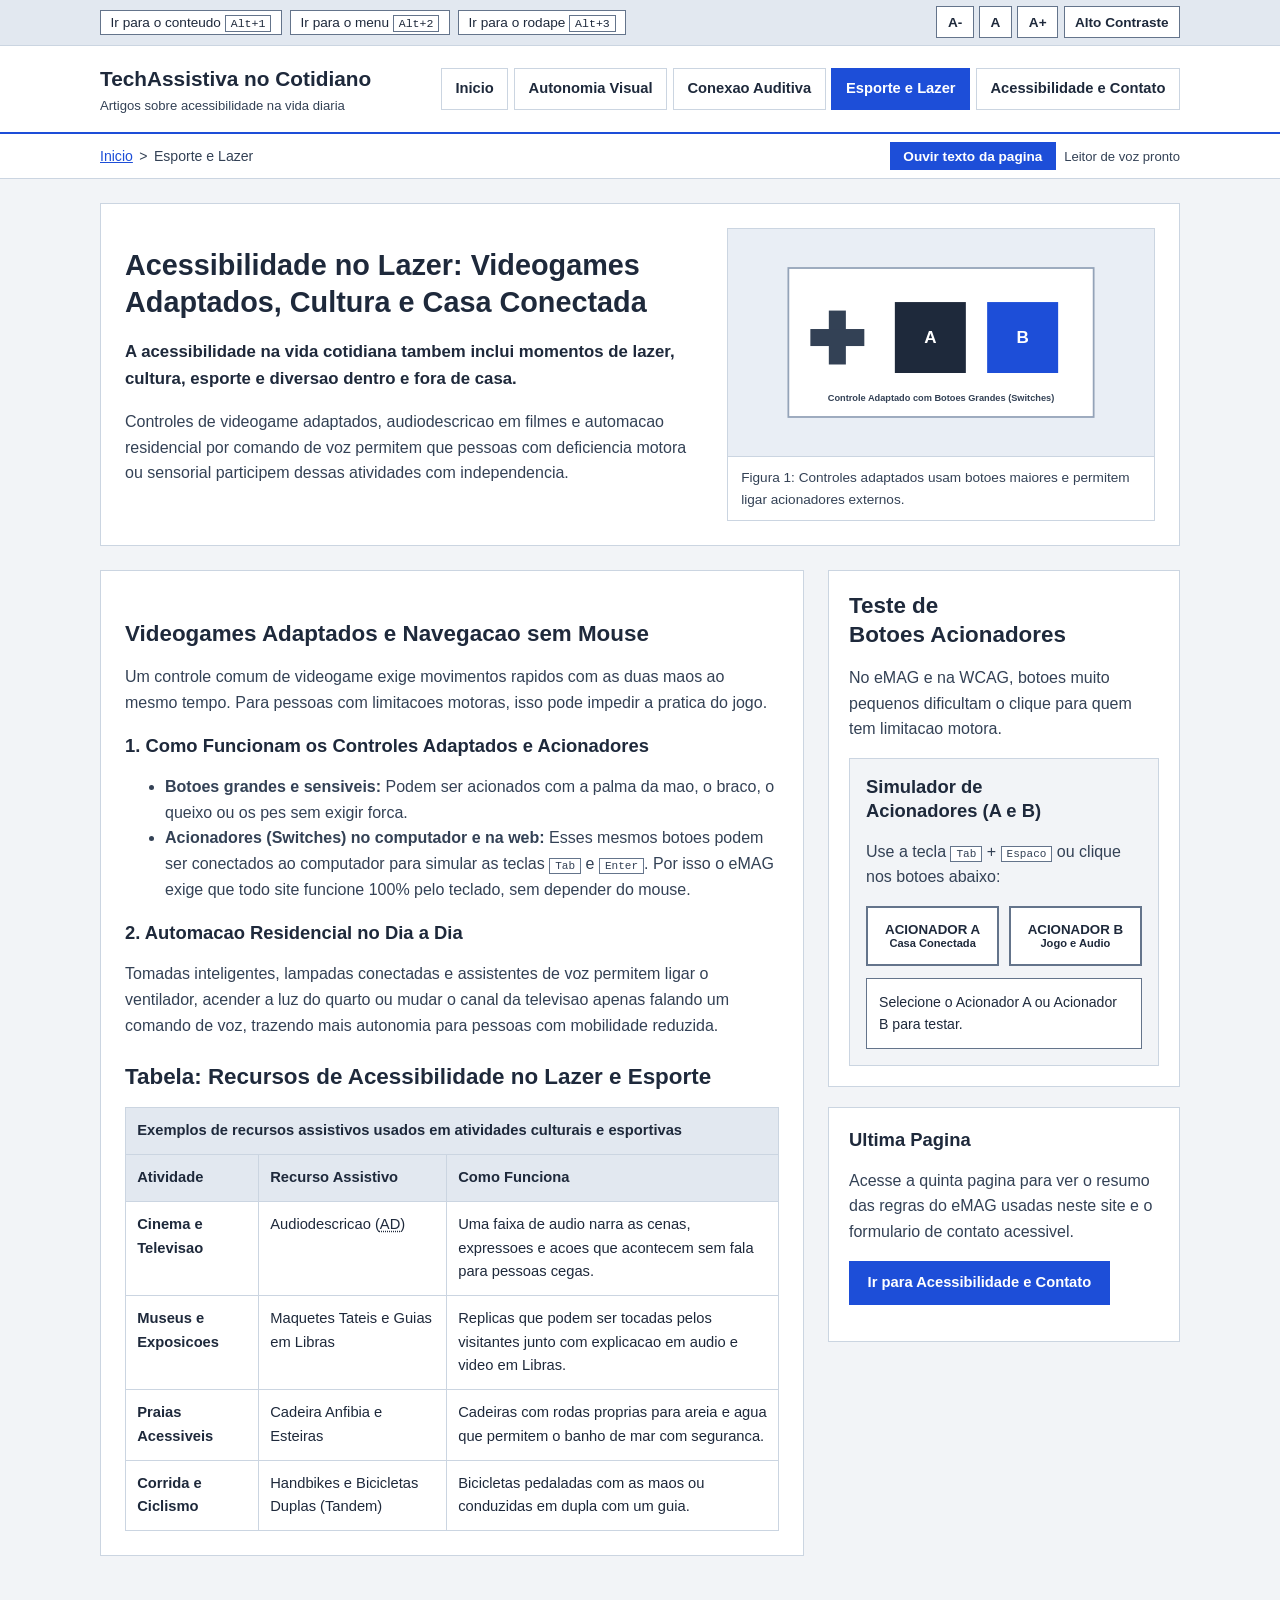
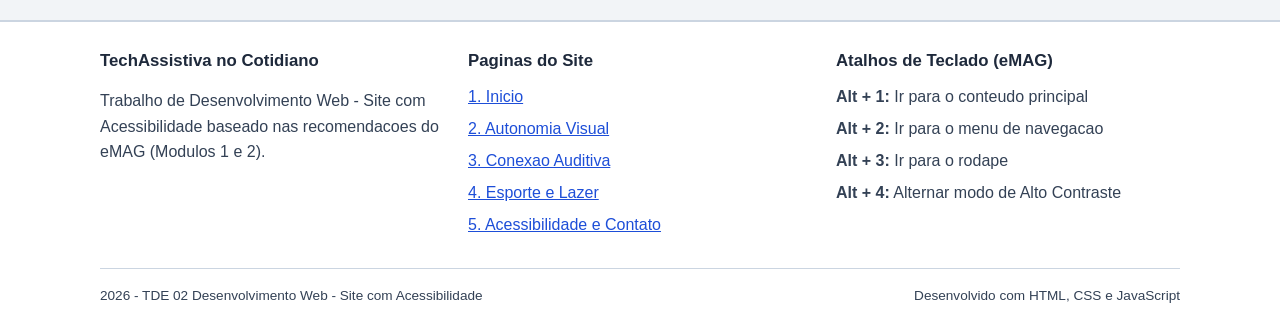
<file: esporte-lazer.html>
<!DOCTYPE html>
<html lang="pt-BR">
<head>
  <meta charset="UTF-8">
  <meta name="viewport" content="width=device-width, initial-scale=1.0">
  <meta name="color-scheme" content="light dark">
  <meta name="description" content="Artigos sobre acessibilidade no lazer, esportes, videogames adaptados e automacao residencial.">
  <title>Esporte e Lazer - TechAssistiva no Cotidiano</title>
  <link rel="stylesheet" href="css/geral.css">
  <link rel="stylesheet" href="css/esporte-lazer.css">
</head>
<body>
  <header>
    <div class="barra-topo">
      <div class="container barra-topo-conteudo">
        <nav aria-label="Atalhos de salto">
          <ul class="links-salto">
            <li><a href="#titulo-principal" accesskey="1">Ir para o conteudo <kbd>Alt+1</kbd></a></li>
            <li><a href="#link-menu-inicio" accesskey="2">Ir para o menu <kbd>Alt+2</kbd></a></li>
            <li><a href="#rodape-titulo" accesskey="3">Ir para o rodape <kbd>Alt+3</kbd></a></li>
          </ul>
        </nav>

        <div class="ferramentas-acessibilidade" role="group" aria-label="Ferramentas de visualizacao e contraste">
          <button type="button" id="botao-diminuir-fonte" class="botao-acessibilidade" aria-label="Diminuir tamanho da fonte">A-</button>
          <button type="button" id="botao-resetar-fonte" class="botao-acessibilidade" aria-label="Tamanho original da fonte">A</button>
          <button type="button" id="botao-aumentar-fonte" class="botao-acessibilidade" aria-label="Aumentar tamanho da fonte">A+</button>
          <button type="button" id="botao-contraste" class="botao-acessibilidade" aria-pressed="false" accesskey="4">
            Alto Contraste <span class="oculto-visualmente">(Atalho Alt+4)</span>
          </button>
        </div>
      </div>
    </div>

    <div class="cabecalho-site">
      <div class="container cabecalho-conteudo">
        <a href="index.html" class="link-marca">
          <span class="texto-marca">
            <span class="titulo-marca">TechAssistiva no Cotidiano</span>
            <span class="subtitulo-marca">Artigos sobre acessibilidade na vida diaria</span>
          </span>
        </a>

        <nav class="navegacao-principal" aria-label="Principal">
          <ul>
            <li><a href="index.html" id="link-menu-inicio">Inicio</a></li>
            <li><a href="visao.html">Autonomia Visual</a></li>
            <li><a href="audicao.html">Conexao Auditiva</a></li>
            <li><a href="esporte-lazer.html" aria-current="page">Esporte e Lazer</a></li>
            <li><a href="acessibilidade-contato.html">Acessibilidade e Contato</a></li>
          </ul>
        </nav>
      </div>
    </div>

    <div class="barra-secundaria">
      <div class="container barra-secundaria-conteudo">
        <nav class="trilha-navegacao" aria-label="Trilha de localizacao">
          <ol>
            <li><a href="index.html">Inicio</a></li>
            <li><span aria-current="page">Esporte e Lazer</span></li>
          </ol>
        </nav>

        <div class="barra-leitor">
          <button type="button" id="botao-ouvir-pagina" class="botao-leitor" aria-pressed="false">
            Ouvir texto da pagina
          </button>
          <button type="button" id="botao-parar-leitura" class="botao-leitor botao-leitor-parar" hidden>
            Parar leitura
          </button>
          <span id="status-leitura" class="status-leitor" aria-live="polite">Leitor de voz pronto</span>
        </div>
      </div>
    </div>
  </header>

  <main id="conteudo-principal" class="container">
    <div id="artigo-leitura">
      <section class="banner-principal" aria-labelledby="titulo-principal">
        <div>
          <h1 id="titulo-principal" tabindex="-1">Acessibilidade no Lazer: Videogames Adaptados, Cultura e Casa Conectada</h1>
          <p class="texto-destaque">
            A acessibilidade na vida cotidiana tambem inclui momentos de lazer, cultura, esporte e diversao dentro e fora de casa.
          </p>
          <p>
            Controles de videogame adaptados, audiodescricao em filmes e automacao residencial por comando de voz permitem que pessoas com deficiencia motora ou sensorial participem dessas atividades com independencia.
          </p>
        </div>

        <figure>
          <img
            src="assets/img/controle-adaptado-lazer.svg"
            width="600"
            height="320"
            alt="Diagrama de um controle de videogame adaptado com dois botoes quadrados grandes A e B e um direcional em formato de cruz."
          >
          <figcaption>
            Figura 1: Controles adaptados usam botoes maiores e permitem ligar acionadores externos.
          </figcaption>
        </figure>
      </section>

      <div class="grade-conteudo">
        <article class="corpo-artigo" aria-labelledby="artigo-lazer-titulo">
          <h2 id="artigo-lazer-titulo">Videogames Adaptados e Navegacao sem Mouse</h2>
          <p>
            Um controle comum de videogame exige movimentos rapidos com as duas maos ao mesmo tempo. Para pessoas com limitacoes motoras, isso pode impedir a pratica do jogo.
          </p>

          <h3>1. Como Funcionam os Controles Adaptados e Acionadores</h3>
          <ul>
            <li><strong>Botoes grandes e sensiveis:</strong> Podem ser acionados com a palma da mao, o braco, o queixo ou os pes sem exigir forca.</li>
            <li><strong>Acionadores (Switches) no computador e na web:</strong> Esses mesmos botoes podem ser conectados ao computador para simular as teclas <kbd>Tab</kbd> e <kbd>Enter</kbd>. Por isso o eMAG exige que todo site funcione 100% pelo teclado, sem depender do mouse.</li>
          </ul>

          <h3>2. Automacao Residencial no Dia a Dia</h3>
          <p>
            Tomadas inteligentes, lampadas conectadas e assistentes de voz permitem ligar o ventilador, acender a luz do quarto ou mudar o canal da televisao apenas falando um comando de voz, trazendo mais autonomia para pessoas com mobilidade reduzida.
          </p>

          <h2>Tabela: Recursos de Acessibilidade no Lazer e Esporte</h2>
          <div class="area-tabela">
            <table>
              <caption>Exemplos de recursos assistivos usados em atividades culturais e esportivas</caption>
              <thead>
                <tr>
                  <th scope="col">Atividade</th>
                  <th scope="col">Recurso Assistivo</th>
                  <th scope="col">Como Funciona</th>
                </tr>
              </thead>
              <tbody>
                <tr>
                  <th scope="row">Cinema e Televisao</th>
                  <td>Audiodescricao (<abbr title="Audiodescricao">AD</abbr>)</td>
                  <td>Uma faixa de audio narra as cenas, expressoes e acoes que acontecem sem fala para pessoas cegas.</td>
                </tr>
                <tr>
                  <th scope="row">Museus e Exposicoes</th>
                  <td>Maquetes Tateis e Guias em Libras</td>
                  <td>Replicas que podem ser tocadas pelos visitantes junto com explicacao em audio e video em Libras.</td>
                </tr>
                <tr>
                  <th scope="row">Praias Acessiveis</th>
                  <td>Cadeira Anfibia e Esteiras</td>
                  <td>Cadeiras com rodas proprias para areia e agua que permitem o banho de mar com seguranca.</td>
                </tr>
                <tr>
                  <th scope="row">Corrida e Ciclismo</th>
                  <td>Handbikes e Bicicletas Duplas (Tandem)</td>
                  <td>Bicicletas pedaladas com as maos ou conduzidas em dupla com um guia.</td>
                </tr>
              </tbody>
            </table>
          </div>
        </article>

        <aside aria-labelledby="lateral-teclado">
          <div class="caixa-lateral">
            <h2 id="lateral-teclado">Teste de Botoes Acionadores</h2>
            <p>
              No eMAG e na WCAG, botoes muito pequenos dificultam o clique para quem tem limitacao motora.
            </p>

            <div class="quadro-interativo">
              <h3>Simulador de Acionadores (A e B)</h3>
              <p>Use a tecla <kbd>Tab</kbd> + <kbd>Espaco</kbd> ou clique nos botoes abaixo:</p>
              <div class="grade-acionadores" role="group" aria-label="Simulador de botoes acionadores adaptados">
                <button type="button" id="botao-acionador-a" class="botao-acionador" aria-pressed="false">
                  <span>ACIONADOR A</span>
                  <small>Casa Conectada</small>
                </button>
                <button type="button" id="botao-acionador-b" class="botao-acionador" aria-pressed="false">
                  <span>ACIONADOR B</span>
                  <small>Jogo e Audio</small>
                </button>
              </div>
              <div id="texto-status-acionador" class="caixa-status-acionador" role="status">
                Selecione o Acionador A ou Acionador B para testar.
              </div>
            </div>
          </div>

          <div class="caixa-lateral">
            <h3>Ultima Pagina</h3>
            <p>Acesse a quinta pagina para ver o resumo das regras do eMAG usadas neste site e o formulario de contato acessivel.</p>
            <p><a href="acessibilidade-contato.html" class="botao">Ir para Acessibilidade e Contato</a></p>
          </div>
        </aside>
      </div>
    </div>
  </main>

  <footer class="rodape-site">
    <div class="container">
      <div class="grade-rodape">
        <div>
          <h2 id="rodape-titulo" tabindex="-1">TechAssistiva no Cotidiano</h2>
          <p>
            Trabalho de Desenvolvimento Web - Site com Acessibilidade baseado nas recomendacoes do eMAG (Modulos 1 e 2).
          </p>
        </div>

        <nav aria-label="Mapa do site no rodape">
          <h2>Paginas do Site</h2>
          <ul>
            <li><a href="index.html">1. Inicio</a></li>
            <li><a href="visao.html">2. Autonomia Visual</a></li>
            <li><a href="audicao.html">3. Conexao Auditiva</a></li>
            <li><a href="esporte-lazer.html" aria-current="page">4. Esporte e Lazer</a></li>
            <li><a href="acessibilidade-contato.html">5. Acessibilidade e Contato</a></li>
          </ul>
        </nav>

        <div>
          <h2>Atalhos de Teclado (eMAG)</h2>
          <ul>
            <li><strong>Alt + 1:</strong> Ir para o conteudo principal</li>
            <li><strong>Alt + 2:</strong> Ir para o menu de navegacao</li>
            <li><strong>Alt + 3:</strong> Ir para o rodape</li>
            <li><strong>Alt + 4:</strong> Alternar modo de Alto Contraste</li>
          </ul>
        </div>
      </div>

      <div class="rodape-inferior">
        <span>2026 - TDE 02 Desenvolvimento Web - Site com Acessibilidade</span>
        <span>Desenvolvido com HTML, CSS e JavaScript</span>
      </div>
    </div>
  </footer>

  <div vw class="enabled">
    <div vw-access-button class="active"></div>
    <div vw-plugin-wrapper>
      <div class="vw-plugin-top-wrapper"></div>
    </div>
  </div>
  <script src="https://vlibras.gov.br/app/vlibras-plugin.js"></script>
  <script>
    new window.VLibras.Widget('https://vlibras.gov.br/app');
  </script>
  <script src="js/geral.js" defer></script>
  <script src="js/esporte-lazer.js" defer></script>
</body>
</html>
</file>
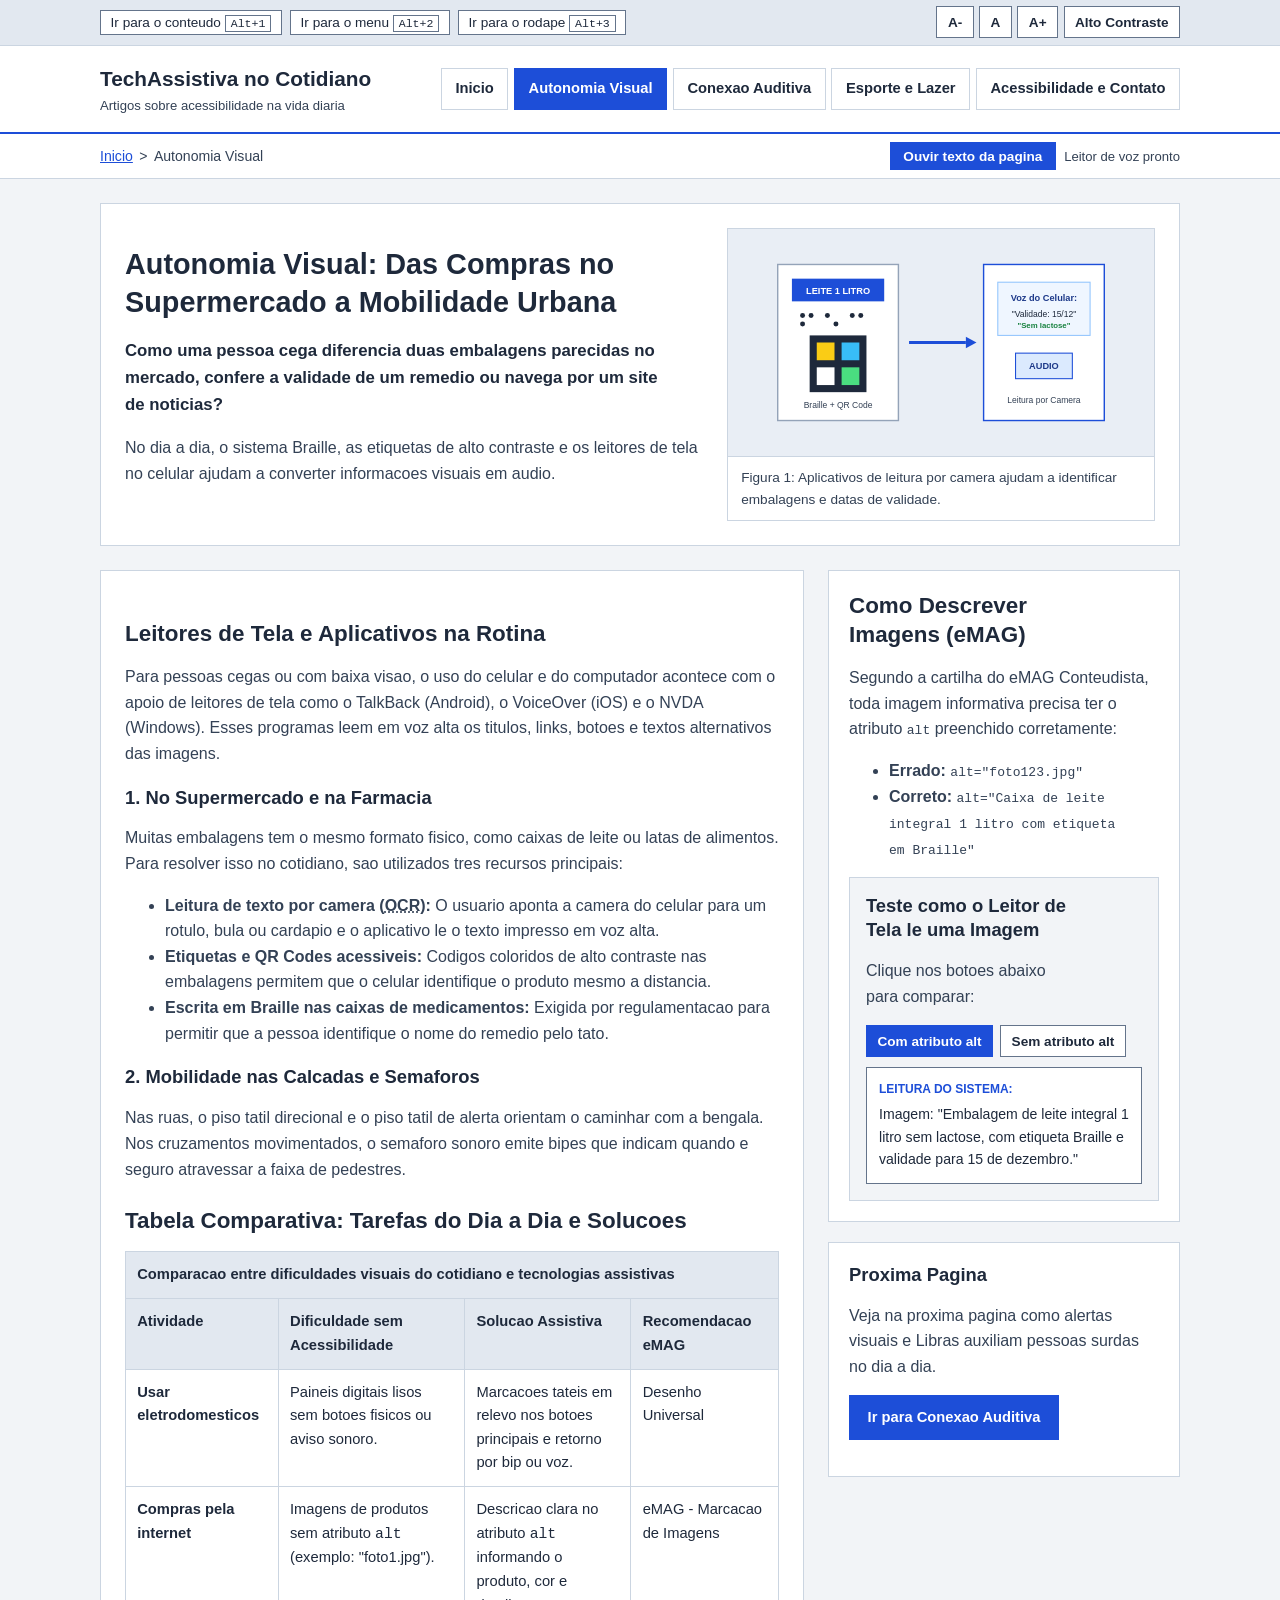
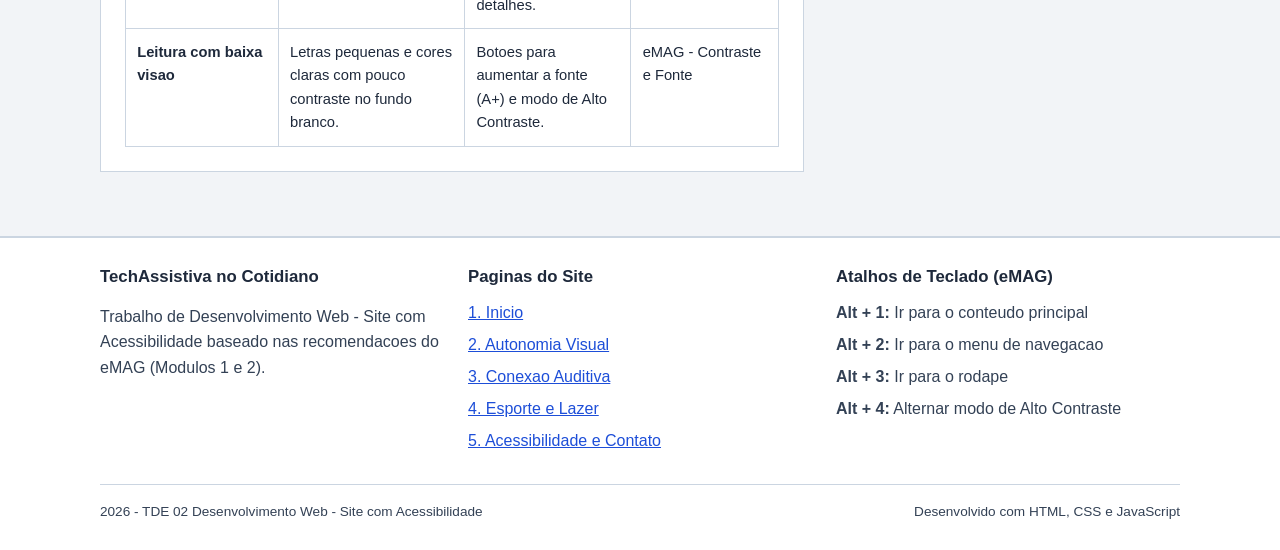
<file: visao.html>
<!DOCTYPE html>
<html lang="pt-BR">
<head>
  <meta charset="UTF-8">
  <meta name="viewport" content="width=device-width, initial-scale=1.0">
  <meta name="color-scheme" content="light dark">
  <meta name="description" content="Artigos sobre leitores de tela, Braille, compras e mobilidade urbana para pessoas com deficiencia visual.">
  <title>Autonomia Visual - TechAssistiva no Cotidiano</title>
  <link rel="stylesheet" href="css/geral.css">
  <link rel="stylesheet" href="css/visao.css">
</head>
<body>
  <header>
    <div class="barra-topo">
      <div class="container barra-topo-conteudo">
        <nav aria-label="Atalhos de salto">
          <ul class="links-salto">
            <li><a href="#titulo-principal" accesskey="1">Ir para o conteudo <kbd>Alt+1</kbd></a></li>
            <li><a href="#link-menu-inicio" accesskey="2">Ir para o menu <kbd>Alt+2</kbd></a></li>
            <li><a href="#rodape-titulo" accesskey="3">Ir para o rodape <kbd>Alt+3</kbd></a></li>
          </ul>
        </nav>

        <div class="ferramentas-acessibilidade" role="group" aria-label="Ferramentas de visualizacao e contraste">
          <button type="button" id="botao-diminuir-fonte" class="botao-acessibilidade" aria-label="Diminuir tamanho da fonte">A-</button>
          <button type="button" id="botao-resetar-fonte" class="botao-acessibilidade" aria-label="Tamanho original da fonte">A</button>
          <button type="button" id="botao-aumentar-fonte" class="botao-acessibilidade" aria-label="Aumentar tamanho da fonte">A+</button>
          <button type="button" id="botao-contraste" class="botao-acessibilidade" aria-pressed="false" accesskey="4">
            Alto Contraste <span class="oculto-visualmente">(Atalho Alt+4)</span>
          </button>
        </div>
      </div>
    </div>

    <div class="cabecalho-site">
      <div class="container cabecalho-conteudo">
        <a href="index.html" class="link-marca">
          <span class="texto-marca">
            <span class="titulo-marca">TechAssistiva no Cotidiano</span>
            <span class="subtitulo-marca">Artigos sobre acessibilidade na vida diaria</span>
          </span>
        </a>

        <nav class="navegacao-principal" aria-label="Principal">
          <ul>
            <li><a href="index.html" id="link-menu-inicio">Inicio</a></li>
            <li><a href="visao.html" aria-current="page">Autonomia Visual</a></li>
            <li><a href="audicao.html">Conexao Auditiva</a></li>
            <li><a href="esporte-lazer.html">Esporte e Lazer</a></li>
            <li><a href="acessibilidade-contato.html">Acessibilidade e Contato</a></li>
          </ul>
        </nav>
      </div>
    </div>

    <div class="barra-secundaria">
      <div class="container barra-secundaria-conteudo">
        <nav class="trilha-navegacao" aria-label="Trilha de localizacao">
          <ol>
            <li><a href="index.html">Inicio</a></li>
            <li><span aria-current="page">Autonomia Visual</span></li>
          </ol>
        </nav>

        <div class="barra-leitor">
          <button type="button" id="botao-ouvir-pagina" class="botao-leitor" aria-pressed="false">
            Ouvir texto da pagina
          </button>
          <button type="button" id="botao-parar-leitura" class="botao-leitor botao-leitor-parar" hidden>
            Parar leitura
          </button>
          <span id="status-leitura" class="status-leitor" aria-live="polite">Leitor de voz pronto</span>
        </div>
      </div>
    </div>
  </header>

  <main id="conteudo-principal" class="container">
    <div id="artigo-leitura">
      <section class="banner-principal" aria-labelledby="titulo-principal">
        <div>
          <h1 id="titulo-principal" tabindex="-1">Autonomia Visual: Das Compras no Supermercado a Mobilidade Urbana</h1>
          <p class="texto-destaque">
            Como uma pessoa cega diferencia duas embalagens parecidas no mercado, confere a validade de um remedio ou navega por um site de noticias?
          </p>
          <p>
            No dia a dia, o sistema Braille, as etiquetas de alto contraste e os leitores de tela no celular ajudam a converter informacoes visuais em audio.
          </p>
        </div>

        <figure>
          <img
            src="assets/img/autonomia-visual-app.svg"
            width="600"
            height="320"
            alt="Diagrama de uma embalagem de leite de 1 litro com escrita em Braille e codigo QR colorido sendo lida por um celular que anuncia a validade para 15 de dezembro."
          >
          <figcaption>
            Figura 1: Aplicativos de leitura por camera ajudam a identificar embalagens e datas de validade.
          </figcaption>
        </figure>
      </section>

      <div class="grade-conteudo">
        <article class="corpo-artigo" aria-labelledby="subtitulo-rotina-visual">
          <h2 id="subtitulo-rotina-visual">Leitores de Tela e Aplicativos na Rotina</h2>
          <p>
            Para pessoas cegas ou com baixa visao, o uso do celular e do computador acontece com o apoio de leitores de tela como o TalkBack (Android), o VoiceOver (iOS) e o NVDA (Windows). Esses programas leem em voz alta os titulos, links, botoes e textos alternativos das imagens.
          </p>

          <h3>1. No Supermercado e na Farmacia</h3>
          <p>
            Muitas embalagens tem o mesmo formato fisico, como caixas de leite ou latas de alimentos. Para resolver isso no cotidiano, sao utilizados tres recursos principais:
          </p>
          <ul>
            <li><strong>Leitura de texto por camera (<abbr title="Optical Character Recognition">OCR</abbr>):</strong> O usuario aponta a camera do celular para um rotulo, bula ou cardapio e o aplicativo le o texto impresso em voz alta.</li>
            <li><strong>Etiquetas e QR Codes acessiveis:</strong> Codigos coloridos de alto contraste nas embalagens permitem que o celular identifique o produto mesmo a distancia.</li>
            <li><strong>Escrita em Braille nas caixas de medicamentos:</strong> Exigida por regulamentacao para permitir que a pessoa identifique o nome do remedio pelo tato.</li>
          </ul>

          <h3>2. Mobilidade nas Calcadas e Semaforos</h3>
          <p>
            Nas ruas, o piso tatil direcional e o piso tatil de alerta orientam o caminhar com a bengala. Nos cruzamentos movimentados, o semaforo sonoro emite bipes que indicam quando e seguro atravessar a faixa de pedestres.
          </p>

          <h2>Tabela Comparativa: Tarefas do Dia a Dia e Solucoes</h2>
          <div class="area-tabela">
            <table>
              <caption>Comparacao entre dificuldades visuais do cotidiano e tecnologias assistivas</caption>
              <thead>
                <tr>
                  <th scope="col">Atividade</th>
                  <th scope="col">Dificuldade sem Acessibilidade</th>
                  <th scope="col">Solucao Assistiva</th>
                  <th scope="col">Recomendacao eMAG</th>
                </tr>
              </thead>
              <tbody>
                <tr>
                  <th scope="row">Usar eletrodomesticos</th>
                  <td>Paineis digitais lisos sem botoes fisicos ou aviso sonoro.</td>
                  <td>Marcacoes tateis em relevo nos botoes principais e retorno por bip ou voz.</td>
                  <td>Desenho Universal</td>
                </tr>
                <tr>
                  <th scope="row">Compras pela internet</th>
                  <td>Imagens de produtos sem atributo <code>alt</code> (exemplo: "foto1.jpg").</td>
                  <td>Descricao clara no atributo <code>alt</code> informando o produto, cor e detalhes.</td>
                  <td>eMAG - Marcacao de Imagens</td>
                </tr>
                <tr>
                  <th scope="row">Leitura com baixa visao</th>
                  <td>Letras pequenas e cores claras com pouco contraste no fundo branco.</td>
                  <td>Botoes para aumentar a fonte (A+) e modo de Alto Contraste.</td>
                  <td>eMAG - Contraste e Fonte</td>
                </tr>
              </tbody>
            </table>
          </div>
        </article>

        <aside aria-labelledby="lateral-boas-praticas-alt">
          <div class="caixa-lateral">
            <h2 id="lateral-boas-praticas-alt">Como Descrever Imagens (eMAG)</h2>
            <p>
              Segundo a cartilha do eMAG Conteudista, toda imagem informativa precisa ter o atributo <code>alt</code> preenchido corretamente:
            </p>
            <ul>
              <li><strong>Errado:</strong> <code>alt="foto123.jpg"</code></li>
              <li><strong>Correto:</strong> <code>alt="Caixa de leite integral 1 litro com etiqueta em Braille"</code></li>
            </ul>

            <div class="quadro-interativo">
              <h3>Teste como o Leitor de Tela le uma Imagem</h3>
              <p>Clique nos botoes abaixo para comparar:</p>
              <div class="controles-quadro" role="group" aria-label="Alternar exemplo de descricao de imagem">
                <button type="button" id="botao-com-alt" class="botao-acessibilidade" aria-pressed="true">Com atributo alt</button>
                <button type="button" id="botao-sem-alt" class="botao-acessibilidade" aria-pressed="false">Sem atributo alt</button>
              </div>
              <div class="saida-quadro" role="status">
                <span class="rotulo-saida">LEITURA DO SISTEMA:</span>
                <span id="texto-simulador-alt">Imagem: "Embalagem de leite integral 1 litro sem lactose, com etiqueta Braille e validade para 15 de dezembro."</span>
              </div>
            </div>
          </div>

          <div class="caixa-lateral">
            <h3>Proxima Pagina</h3>
            <p>Veja na proxima pagina como alertas visuais e Libras auxiliam pessoas surdas no dia a dia.</p>
            <p><a href="audicao.html" class="botao">Ir para Conexao Auditiva</a></p>
          </div>
        </aside>
      </div>
    </div>
  </main>

  <footer class="rodape-site">
    <div class="container">
      <div class="grade-rodape">
        <div>
          <h2 id="rodape-titulo" tabindex="-1">TechAssistiva no Cotidiano</h2>
          <p>
            Trabalho de Desenvolvimento Web - Site com Acessibilidade baseado nas recomendacoes do eMAG (Modulos 1 e 2).
          </p>
        </div>

        <nav aria-label="Mapa do site no rodape">
          <h2>Paginas do Site</h2>
          <ul>
            <li><a href="index.html">1. Inicio</a></li>
            <li><a href="visao.html" aria-current="page">2. Autonomia Visual</a></li>
            <li><a href="audicao.html">3. Conexao Auditiva</a></li>
            <li><a href="esporte-lazer.html">4. Esporte e Lazer</a></li>
            <li><a href="acessibilidade-contato.html">5. Acessibilidade e Contato</a></li>
          </ul>
        </nav>

        <div>
          <h2>Atalhos de Teclado (eMAG)</h2>
          <ul>
            <li><strong>Alt + 1:</strong> Ir para o conteudo principal</li>
            <li><strong>Alt + 2:</strong> Ir para o menu de navegacao</li>
            <li><strong>Alt + 3:</strong> Ir para o rodape</li>
            <li><strong>Alt + 4:</strong> Alternar modo de Alto Contraste</li>
          </ul>
        </div>
      </div>

      <div class="rodape-inferior">
        <span>2026 - TDE 02 Desenvolvimento Web - Site com Acessibilidade</span>
        <span>Desenvolvido com HTML, CSS e JavaScript</span>
      </div>
    </div>
  </footer>

  <div vw class="enabled">
    <div vw-access-button class="active"></div>
    <div vw-plugin-wrapper>
      <div class="vw-plugin-top-wrapper"></div>
    </div>
  </div>
  <script src="https://vlibras.gov.br/app/vlibras-plugin.js"></script>
  <script>
    new window.VLibras.Widget('https://vlibras.gov.br/app');
  </script>
  <script src="js/geral.js" defer></script>
  <script src="js/visao.js" defer></script>
</body>
</html>
</file>
<file: css/geral.css>
:root {
  color-scheme: light dark;

  --cor-fundo: #f2f4f7;
  --cor-cartao: #ffffff;
  --cor-barra-topo: #e2e8f0;
  --cor-texto: #1e293b;
  --cor-texto-secundario: #334155;
  --cor-primaria: #1d4ed8;
  --cor-primaria-hover: #1e3a8a;
  --cor-borda: #cbd5e1;
  --cor-borda-campo: #64748b;
  --cor-foco: #d97706;
}

html[data-tema="alto-contraste"],
body.alto-contraste {
  --cor-fundo: #000000;
  --cor-cartao: #000000;
  --cor-barra-topo: #000000;
  --cor-texto: #ffffff;
  --cor-texto-secundario: #ffffff;
  --cor-primaria: #ffff00;
  --cor-primaria-hover: #00ffff;
  --cor-borda: #ffffff;
  --cor-borda-campo: #ffff00;
  --cor-foco: #00ffff;
}

html[data-tema="alto-contraste"] a:any-link {
  color: #ffff00 !important;
  text-decoration: underline !important;
}

html[data-tema="alto-contraste"] button,
html[data-tema="alto-contraste"] .botao {
  background-color: #000000 !important;
  color: #ffff00 !important;
  border: 2px solid #ffff00 !important;
}

html[data-tema="alto-contraste"] .navegacao-principal a[aria-current="page"],
html[data-tema="alto-contraste"] button[aria-pressed="true"] {
  background-color: #ffff00 !important;
  color: #000000 !important;
}

html, body, header, nav, main, section, article, aside, footer, div, figure, figcaption, table, th, td, form, fieldset, input, textarea, button, details {
  box-sizing: border-box;
}

html {
  font-size: 100%;
}

body {
  margin: 0;
  padding: 0;
  font-family: Arial, Helvetica, sans-serif;
  background-color: var(--cor-fundo);
  color: var(--cor-texto);
  line-height: 1.6;
  display: flex;
  flex-direction: column;
  min-height: 100vh;
}

h1, h2, h3 {
  color: var(--cor-texto);
  line-height: 1.3;
  text-wrap: balance;
}

h1 {
  font-size: 1.8rem;
  margin-top: 0;
  margin-bottom: 1rem;
}

h2 {
  font-size: 1.4rem;
  margin-top: 1.5rem;
  margin-bottom: 0.75rem;
}

h3 {
  font-size: 1.15rem;
  margin-top: 1.2rem;
  margin-bottom: 0.5rem;
}

p, li {
  color: var(--cor-texto-secundario);
  text-wrap: pretty;
}

.texto-destaque {
  font-size: 1.05rem;
  color: var(--cor-texto);
  font-weight: bold;
}

a {
  color: var(--cor-primaria);
  text-decoration: underline;
}

a:hover {
  color: var(--cor-primaria-hover);
}

a:focus-visible,
button:focus-visible,
input:focus-visible,
textarea:focus-visible,
summary:focus-visible,
[tabindex="-1"]:focus-visible {
  outline: 3px solid var(--cor-foco);
  outline-offset: 2px;
}

img, svg {
  max-width: 100%;
  height: auto;
  display: block;
}

kbd {
  background-color: var(--cor-cartao);
  border: 1px solid var(--cor-borda-campo);
  padding: 1px 5px;
  font-family: monospace;
  font-size: 0.85em;
}

.container {
  max-width: 1080px;
  width: 92%;
  margin: 0 auto;
}

main {
  flex: 1;
  padding-top: 1.5rem;
  padding-bottom: 2.5rem;
}

.barra-topo {
  background-color: var(--cor-barra-topo);
  border-bottom: 1px solid var(--cor-borda);
  padding: 0.4rem 0;
  font-size: 0.85rem;
}

.barra-topo-conteudo {
  display: flex;
  flex-wrap: wrap;
  justify-content: space-between;
  align-items: center;
  gap: 0.5rem;
}

.links-salto {
  list-style: none;
  margin: 0;
  padding: 0;
  display: flex;
  flex-wrap: wrap;
  gap: 0.5rem;
}

.links-salto a {
  text-decoration: none;
  color: var(--cor-texto);
  background-color: var(--cor-cartao);
  border: 1px solid var(--cor-borda-campo);
  padding: 0.25rem 0.6rem;
}

.links-salto a:hover {
  border-color: var(--cor-primaria);
}

.ferramentas-acessibilidade {
  display: flex;
  flex-wrap: wrap;
  gap: 0.35rem;
}

.botao-acessibilidade {
  background-color: var(--cor-cartao);
  color: var(--cor-texto);
  border: 1px solid var(--cor-borda-campo);
  padding: 0.3rem 0.65rem;
  min-height: 32px;
  font-size: 0.85rem;
  font-weight: bold;
  cursor: pointer;
}

.botao-acessibilidade:hover,
.botao-acessibilidade[aria-pressed="true"] {
  background-color: var(--cor-primaria);
  color: #ffffff;
  border-color: var(--cor-primaria);
}

.cabecalho-site {
  background-color: var(--cor-cartao);
  border-bottom: 2px solid var(--cor-primaria);
  padding: 1rem 0;
}

.cabecalho-conteudo {
  display: flex;
  flex-wrap: wrap;
  justify-content: space-between;
  align-items: center;
  gap: 1rem;
}

.link-marca {
  text-decoration: none;
  color: var(--cor-texto);
}

.texto-marca {
  display: flex;
  flex-direction: column;
}

.titulo-marca {
  font-size: 1.3rem;
  font-weight: bold;
  color: var(--cor-texto);
}

.subtitulo-marca {
  font-size: 0.82rem;
  color: var(--cor-texto-secundario);
}

.navegacao-principal ul {
  list-style: none;
  margin: 0;
  padding: 0;
  display: flex;
  flex-wrap: wrap;
  gap: 0.35rem;
}

.navegacao-principal a {
  display: inline-block;
  padding: 0.5rem 0.85rem;
  text-decoration: none;
  color: var(--cor-texto);
  font-weight: bold;
  font-size: 0.92rem;
  border: 1px solid var(--cor-borda);
}

.navegacao-principal a:hover {
  background-color: var(--cor-barra-topo);
}

.navegacao-principal a[aria-current="page"] {
  background-color: var(--cor-primaria);
  color: #ffffff;
  border-color: var(--cor-primaria);
}

.barra-secundaria {
  background-color: var(--cor-cartao);
  border-bottom: 1px solid var(--cor-borda);
  padding: 0.5rem 0;
}

.barra-secundaria-conteudo {
  display: flex;
  flex-wrap: wrap;
  justify-content: space-between;
  align-items: center;
  gap: 0.75rem;
}

.trilha-navegacao ol {
  list-style: none;
  margin: 0;
  padding: 0;
  display: flex;
  gap: 0.4rem;
  font-size: 0.88rem;
}

.trilha-navegacao li + li::before {
  content: ">";
  margin-right: 0.4rem;
  color: var(--cor-texto-secundario);
}

.barra-leitor {
  display: flex;
  align-items: center;
  gap: 0.5rem;
}

.botao-leitor {
  background-color: var(--cor-primaria);
  color: #ffffff;
  border: 1px solid var(--cor-primaria);
  padding: 0.35rem 0.8rem;
  font-size: 0.85rem;
  font-weight: bold;
  cursor: pointer;
}

.botao-leitor-parar {
  background-color: #b91c1c;
  border-color: #b91c1c;
}

.status-leitor {
  font-size: 0.82rem;
  color: var(--cor-texto-secundario);
}

.banner-principal {
  background-color: var(--cor-cartao);
  border: 1px solid var(--cor-borda);
  padding: 1.5rem;
  display: grid;
  grid-template-columns: 1.15fr 0.85fr;
  gap: 1.5rem;
  align-items: center;
  margin-bottom: 1.5rem;
}

figure {
  margin: 0;
  border: 1px solid var(--cor-borda);
  background-color: var(--cor-fundo);
}

figcaption {
  padding: 0.6rem 0.8rem;
  font-size: 0.85rem;
  color: var(--cor-texto-secundario);
  background-color: var(--cor-cartao);
  border-top: 1px solid var(--cor-borda);
}

.botao {
  display: inline-block;
  background-color: var(--cor-primaria);
  color: #ffffff !important;
  text-decoration: none !important;
  padding: 0.6rem 1.1rem;
  font-weight: bold;
  font-size: 0.92rem;
  border: 1px solid var(--cor-primaria);
  cursor: pointer;
}

.botao:hover {
  background-color: var(--cor-primaria-hover);
}

.botao-secundario {
  background-color: var(--cor-cartao);
  color: var(--cor-texto) !important;
  border: 1px solid var(--cor-borda-campo);
}

.grade-conteudo {
  display: grid;
  grid-template-columns: 2fr 1fr;
  gap: 1.5rem;
  align-items: start;
  margin-bottom: 1.5rem;
}

.corpo-artigo {
  background-color: var(--cor-cartao);
  border: 1px solid var(--cor-borda);
  padding: 1.5rem;
}

.caixa-lateral {
  background-color: var(--cor-cartao);
  border: 1px solid var(--cor-borda);
  padding: 1.25rem;
  margin-bottom: 1.25rem;
}

.caixa-lateral h2,
.caixa-lateral h3 {
  margin-top: 0;
}

.caixa-destaque {
  background-color: var(--cor-fundo);
  border-left: 4px solid var(--cor-primaria);
  padding: 1rem 1.2rem;
  margin-top: 1.25rem;
}

.area-tabela {
  overflow-x: auto;
  margin-top: 1rem;
}

table {
  width: 100%;
  border-collapse: collapse;
  background-color: var(--cor-cartao);
  border: 1px solid var(--cor-borda);
  font-size: 0.92rem;
}

caption {
  font-weight: bold;
  text-align: left;
  padding: 0.7rem;
  background-color: var(--cor-barra-topo);
  border: 1px solid var(--cor-borda);
  border-bottom: none;
}

th, td {
  border: 1px solid var(--cor-borda);
  padding: 0.7rem;
  text-align: left;
  vertical-align: top;
}

thead th {
  background-color: var(--cor-barra-topo);
  color: var(--cor-texto);
}

.rodape-site {
  background-color: var(--cor-cartao);
  border-top: 2px solid var(--cor-borda);
  padding: 1.75rem 0;
  margin-top: auto;
}

.grade-rodape {
  display: grid;
  grid-template-columns: repeat(auto-fit, minmax(240px, 1fr));
  gap: 1.5rem;
}

.rodape-site h2 {
  font-size: 1.05rem;
  margin-top: 0;
}

.rodape-site ul {
  list-style: none;
  padding: 0;
  margin: 0;
}

.rodape-site li {
  margin-bottom: 0.4rem;
}

.rodape-inferior {
  border-top: 1px solid var(--cor-borda);
  margin-top: 1.5rem;
  padding-top: 1rem;
  font-size: 0.85rem;
  color: var(--cor-texto-secundario);
  display: flex;
  flex-wrap: wrap;
  justify-content: space-between;
  gap: 0.5rem;
}

.secao-espacada {
  margin-bottom: 1.5rem;
}

.oculto-visualmente:where(:not(:focus-within, :active)) {
  position: absolute !important;
  clip-path: inset(50%) !important;
  overflow: hidden !important;
  width: 1px !important;
  height: 1px !important;
  margin: -1px !important;
  padding: 0 !important;
  border: 0 !important;
  white-space: nowrap !important;
}

@media (max-width: 768px) {
  .banner-principal,
  .grade-conteudo {
    grid-template-columns: 1fr;
  }
}
</file>
<file: css/index.css>
.caixa-audio {
  background-color: var(--cor-cartao);
  border: 1px solid var(--cor-borda);
  padding: 1.5rem;
  margin-bottom: 1.5rem;
}

.cabecalho-audio {
  display: flex;
  flex-wrap: wrap;
  justify-content: space-between;
  align-items: center;
  gap: 1rem;
  margin-bottom: 0.75rem;
}

.cabecalho-audio h2 {
  margin: 0;
}

.caixa-audio audio {
  width: 100%;
  margin: 0.5rem 0 1rem 0;
}

details {
  background-color: var(--cor-fundo);
  border: 1px solid var(--cor-borda);
  padding: 0.75rem 1rem;
}

summary {
  font-weight: bold;
  cursor: pointer;
}

.conteudo-transcricao {
  margin-top: 0.75rem;
  padding-top: 0.75rem;
  border-top: 1px solid var(--cor-borda);
}

.trecho-transcricao {
  padding: 0.4rem 0.6rem;
}

.trecho-transcricao.ativo {
  background-color: #dbeafe;
  border-left: 3px solid var(--cor-primaria);
  color: #1e293b;
}

.grade-cartoes {
  list-style: none;
  padding: 0;
  margin: 1rem 0;
  display: grid;
  grid-template-columns: repeat(auto-fit, minmax(280px, 1fr));
  gap: 1.25rem;
}

.cartao {
  background-color: var(--cor-cartao);
  border: 1px solid var(--cor-borda);
  padding: 1.25rem;
  display: flex;
  flex-direction: column;
  justify-content: space-between;
  gap: 1rem;
}

.cartao h3 {
  margin-top: 0;
}
</file>
<file: css/acessibilidade-contato.css>
.cartao-formulario {
  background-color: var(--cor-cartao);
  border: 1px solid var(--cor-borda);
  padding: 1.5rem;
}

.cartao-formulario h2 {
  margin-top: 0;
}

.campo {
  display: flex;
  flex-direction: column;
  gap: 0.3rem;
  margin-bottom: 1.2rem;
}

.campo label,
fieldset legend {
  font-weight: bold;
  color: var(--cor-texto);
}

.obrigatorio {
  color: #b91c1c;
}

.dica-campo {
  font-size: 0.85rem;
  color: var(--cor-texto-secundario);
}

.campo input[type="text"],
.campo input[type="email"],
.campo textarea {
  width: 100%;
  padding: 0.6rem 0.75rem;
  font-size: 1rem;
  font-family: inherit;
  border: 1px solid var(--cor-borda-campo);
  background-color: var(--cor-fundo);
  color: var(--cor-texto);
}

fieldset {
  border: 1px solid var(--cor-borda);
  padding: 1rem;
  margin: 0 0 1.2rem 0;
  background-color: var(--cor-fundo);
}

.opcao-radio,
.opcao-checkbox {
  display: flex;
  align-items: center;
  gap: 0.5rem;
  margin: 0.45rem 0;
}

.acoes-formulario {
  display: flex;
  flex-wrap: wrap;
  gap: 0.75rem;
  margin-top: 1.2rem;
}

.mensagem-erro {
  display: none;
  color: #b91c1c;
  background-color: #fef2f2;
  border-left: 3px solid #b91c1c;
  padding: 0.4rem 0.65rem;
  font-size: 0.88rem;
  font-weight: bold;
}

:is(:user-invalid, .campo-invalido) {
  border-color: #b91c1c !important;
}

:is(:user-invalid, .campo-invalido) ~ .mensagem-erro {
  display: block;
}

.retorno-formulario {
  display: none;
  margin-top: 1rem;
  padding: 0.85rem 1rem;
  background-color: #ecfdf5;
  border: 1px solid #065f46;
  color: #065f46;
  font-weight: bold;
}

.retorno-formulario.visivel {
  display: block;
}
</file>
<file: css/audicao.css>
.quadro-interativo {
  background-color: var(--cor-fundo);
  border: 1px solid var(--cor-borda);
  padding: 1rem;
  margin-top: 1rem;
}

.botoes-alerta {
  display: flex;
  flex-wrap: wrap;
  gap: 0.45rem;
  margin: 0.6rem 0;
}

.aviso-luminoso {
  display: flex;
  align-items: center;
  gap: 0.65rem;
  background-color: var(--cor-cartao);
  border: 1px solid var(--cor-borda-campo);
  padding: 0.75rem;
  font-size: 0.88rem;
}

.aviso-luminoso.piscando {
  border-color: #d97706;
}
</file>
<file: css/esporte-lazer.css>
.quadro-interativo {
  background-color: var(--cor-fundo);
  border: 1px solid var(--cor-borda);
  padding: 1rem;
  margin-top: 1rem;
}

.grade-acionadores {
  display: grid;
  grid-template-columns: 1fr 1fr;
  gap: 0.6rem;
  margin: 0.75rem 0;
}

.botao-acionador {
  display: flex;
  flex-direction: column;
  align-items: center;
  justify-content: center;
  padding: 0.75rem;
  min-height: 60px;
  border: 2px solid var(--cor-borda-campo);
  background-color: var(--cor-cartao);
  color: var(--cor-texto);
  font-weight: bold;
  cursor: pointer;
}

.botao-acionador:hover,
.botao-acionador[aria-pressed="true"] {
  background-color: var(--cor-primaria);
  color: #ffffff;
  border-color: var(--cor-primaria);
}

.caixa-status-acionador {
  background-color: var(--cor-cartao);
  border: 1px solid var(--cor-borda-campo);
  padding: 0.75rem;
  font-size: 0.88rem;
}
</file>
<file: css/visao.css>
.quadro-interativo {
  background-color: var(--cor-fundo);
  border: 1px solid var(--cor-borda);
  padding: 1rem;
  margin-top: 1rem;
}

.controles-quadro {
  display: flex;
  flex-wrap: wrap;
  gap: 0.45rem;
  margin: 0.6rem 0;
}

.saida-quadro {
  background-color: var(--cor-cartao);
  border: 1px solid var(--cor-borda-campo);
  padding: 0.75rem;
  font-size: 0.88rem;
}

.rotulo-saida {
  display: block;
  font-size: 0.75rem;
  font-weight: bold;
  color: var(--cor-primaria);
  margin-bottom: 0.25rem;
}
</file>
